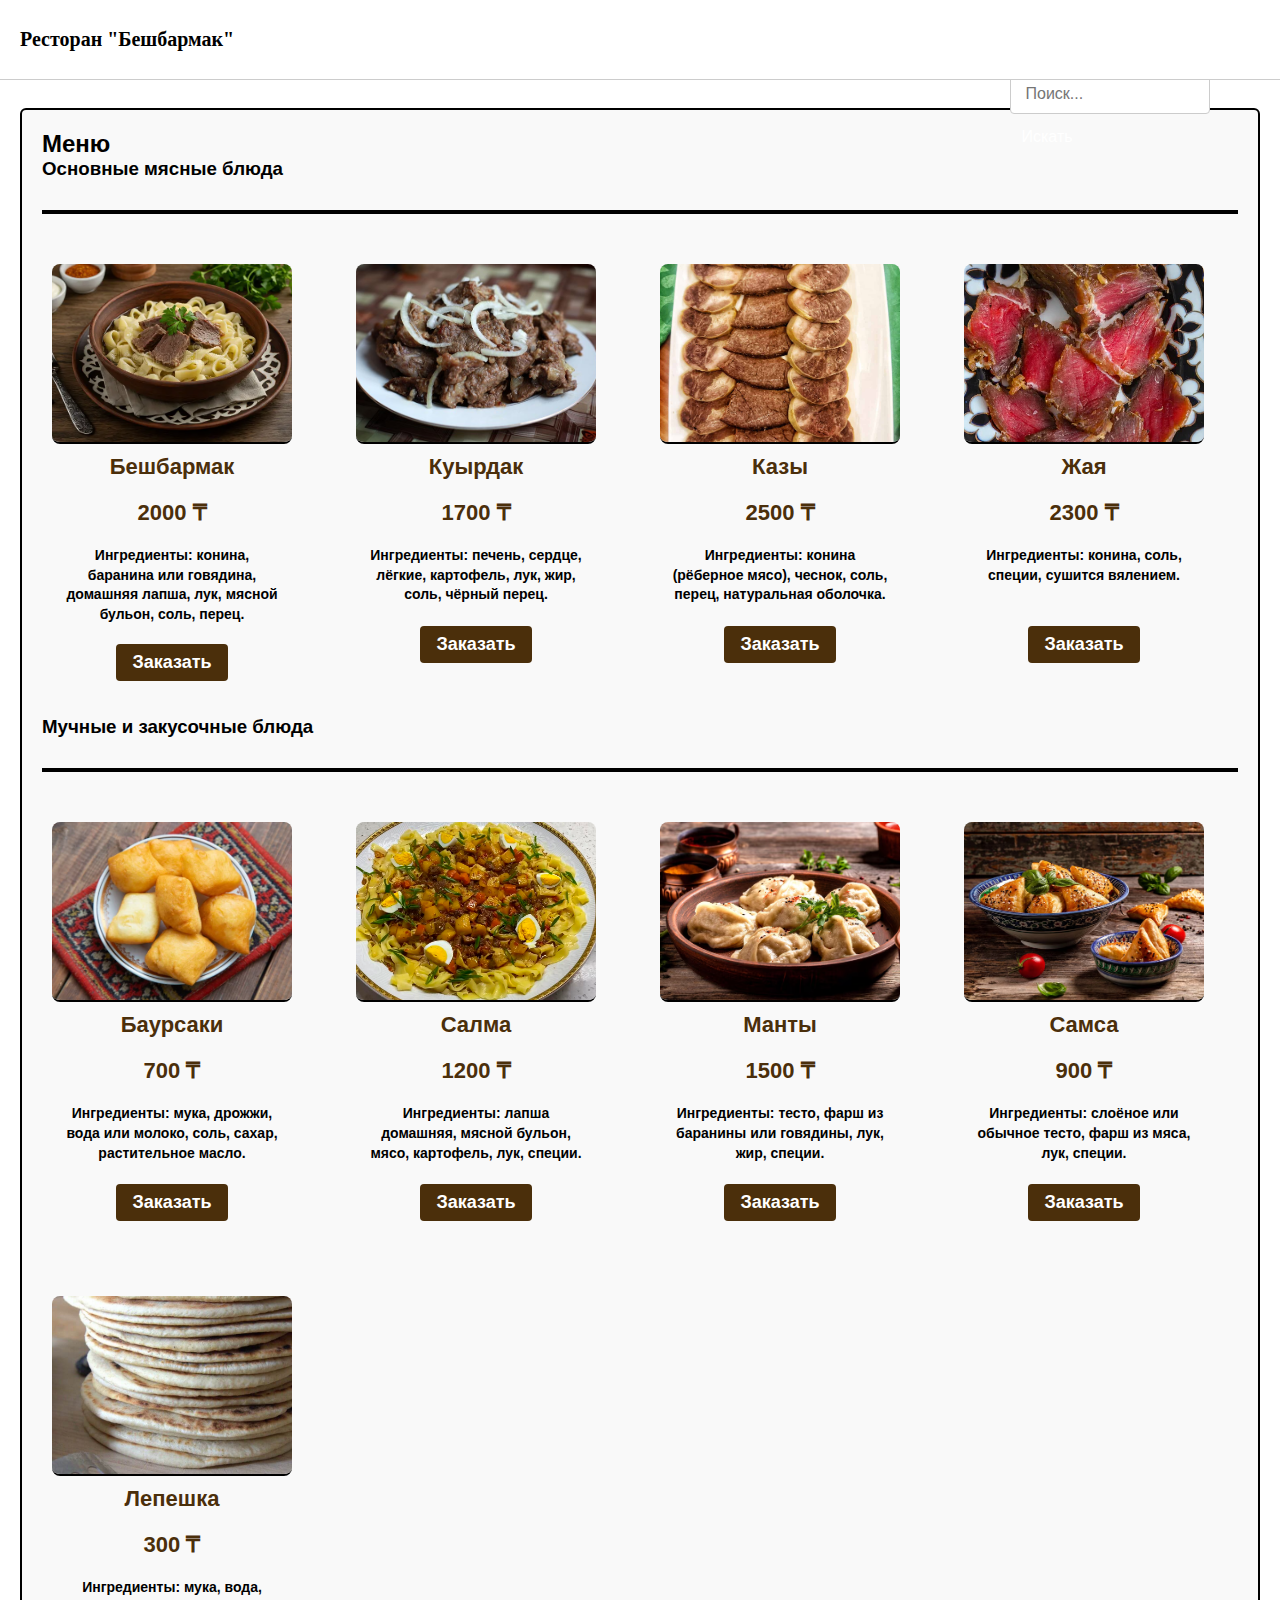
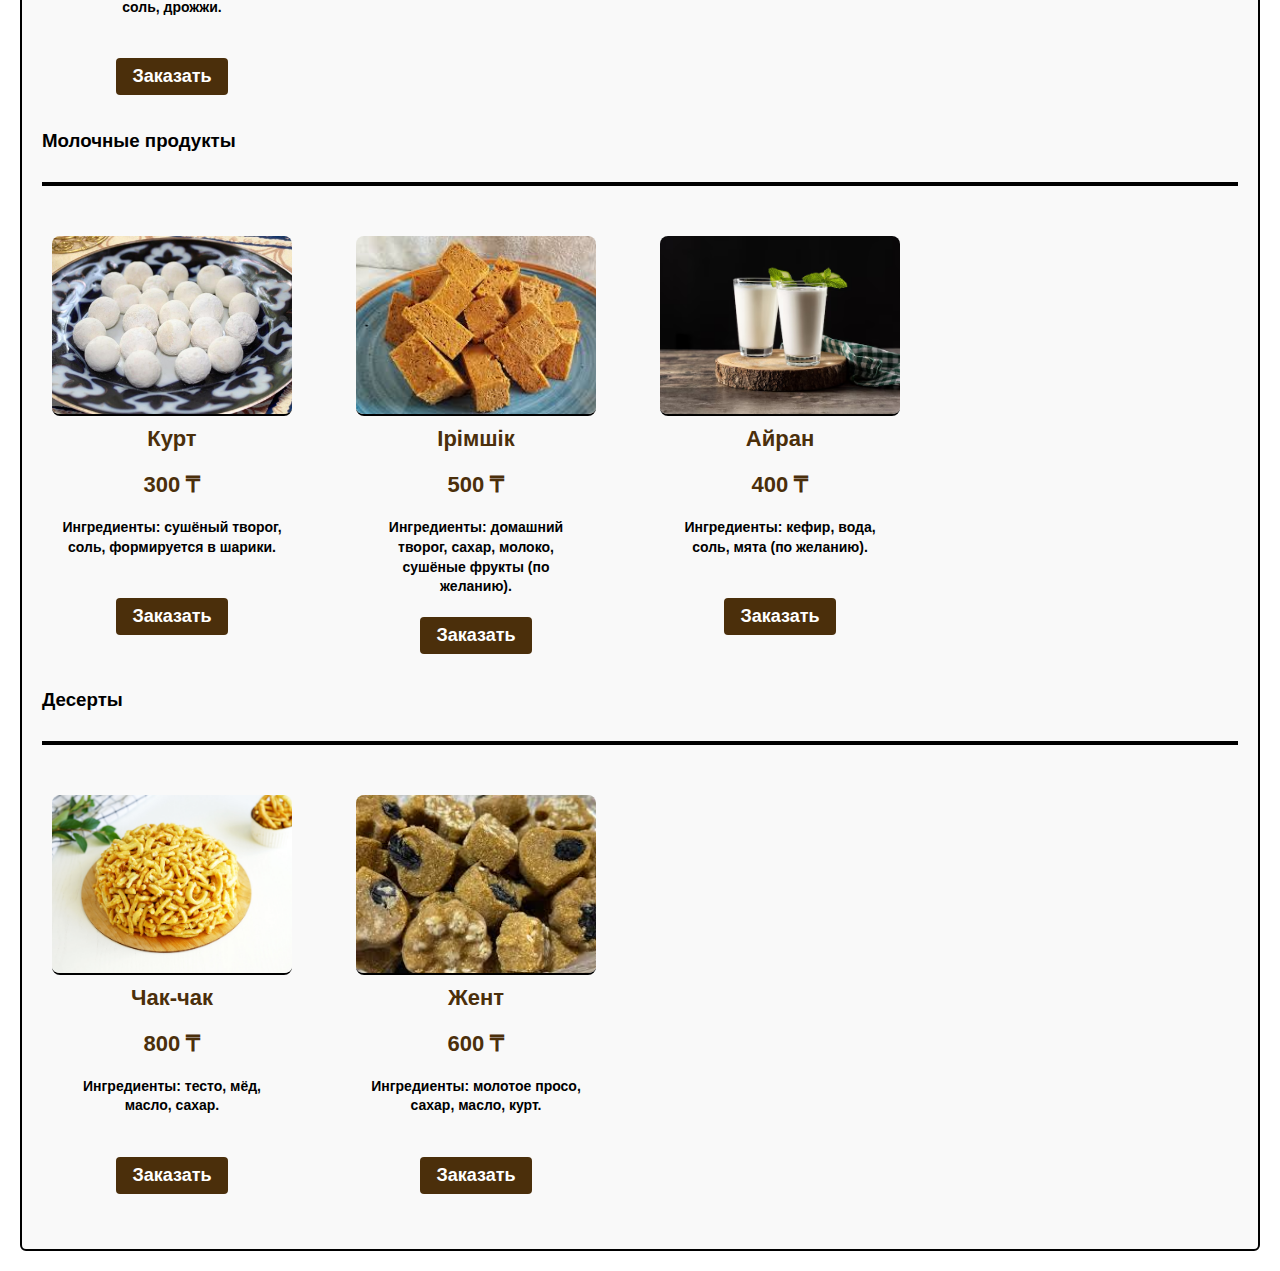
<file: index.html>
<!DOCTYPE html>
<html lang="ru">
<head>
  <meta charset="UTF-8" />
  <meta name="viewport" content="width=device-width, initial-scale=1.0"/>
  <title>Ресторан</title>
  <link rel="stylesheet" href="style.css" />
</head>
<script>
  document.getElementById('toggle-review-form').addEventListener('click', function () {
    const form = document.getElementById('review-form');
    form.style.display = form.style.display === 'none' ? 'block' : 'none';
  });
</script>
<script>
    function handleLogin(event) {
      event.preventDefault();
      // логика входа...
    }
    function requireLogin() {
      alert('Вы должны войти');
    }
    function showScreen(id) {
      document.querySelectorAll('.screen').forEach(screen => screen.style.display = 'none');
      document.getElementById(id).style.display = 'block';
    }
    function handleSearch(e) {
      e.preventDefault();
      const query = document.querySelector('.search').value.trim();
      if (query) alert('Вы ввели: ' + query);
    }
    function submitReview(event) {
      event.preventDefault();
      const name = document.getElementById('reviewer-name').value;
      const stars = '★★★★★';
      const date = '7 июля 2025';
      const text = document.getElementById('review-text').value;
      const newBlock = document.createElement('div');
      newBlock.className = 'review-content';
      newBlock.innerHTML = `
        <div class="review-header">
          <strong>\${name}</strong>
          <span class="date">\${date}</span>
          <span class="stars">\${stars}</span>
        </div>
        <p class="review-text">\${text}</p>
      `;
      document.querySelector('.review').appendChild(newBlock);
      event.target.reset();
    }

    // Инициализация
    showScreen('menu');
  </script>
  <script>
  function requireLogin() {
    if (isLoggedIn) {
      showScreen('booking'); // Показываем экран бронирования
    } else {
      alert("Пожалуйста, войдите, чтобы забронировать столик.");
    }
  }
</script>

  <script>
  let isLoggedIn = false;
  function openLoginModal() {
    document.getElementById('login-modal').style.display = 'block';
  }

  function closeLoginModal() {
    document.getElementById('login-modal').style.display = 'none';
  }

  function submitLogin() {
    const username = document.getElementById('username-input').value.trim();

    if (username) {
      isLoggedIn = true;
      // Заменяем кнопку на имя
      const loginBtn = document.getElementById('loginBtn');
      loginBtn.textContent = username;
      loginBtn.disabled = true; // можно отключить, если не нужно повторно нажимать

      // Закрываем модальное окно
      closeLoginModal();
    } else {
      alert("Введите имя пользователя!");
    }
  }

  // Закрытие модального окна при клике вне его
  window.onclick = function(event) {
    const modal = document.getElementById('login-modal');
    if (event.target == modal) {
      modal.style.display = "none";
    }
  }

</script>
<script>function openOrderModal() {
  if (!isLoggedIn) {
    alert("Пожалуйста, войдите, чтобы заказать.");
    return;
  }
  document.getElementById('order-modal').style.display = 'block';
}

function closeOrderModal() {
  document.getElementById('order-modal').style.display = 'none';
}

function submitOrder() {
  const name = document.getElementById('order-name').value.trim();
  const table = document.getElementById('order-table').value;

  if (!name || !table) {
    alert("Пожалуйста, введите имя и выберите столик.");
    return;
  }

  alert(`Спасибо, ${name}! Ваш заказ для столика №${table} принят.`);
  closeOrderModal();
}

// Закрыть при клике вне модалки
window.addEventListener('click', function(event) {
  const modal = document.getElementById('order-modal');
  if (event.target === modal) {
    modal.style.display = "none";
  }
});
let bonuses = 0; // глобальная переменная для счётчика

function openOrderModal() {
  if (!isLoggedIn) {
    alert("Пожалуйста, войдите, чтобы заказать.");
    return;
  }
  document.getElementById('order-modal').style.display = 'block';
}

function closeOrderModal() {
  document.getElementById('order-modal').style.display = 'none';
}

function submitOrder() {
  const name = document.getElementById('order-name').value.trim();
  const table = document.getElementById('order-table').value;

  if (!name || !table) {
    alert("Пожалуйста, введите имя и выберите столик.");
    return;
  }

  // ✅ Увеличиваем бонусы
  bonuses += 1;
  document.getElementById('bonus-counter').textContent = `Бонусы: ${bonuses}`;

  alert(`Спасибо, ${name}! Ваш заказ для столика №${table} принят.`);

  // Закрытие и очистка формы
  closeOrderModal();
  document.getElementById("order-name").value = "";
  document.getElementById("order-table").value = "";
}

// Закрытие при клике вне модального окна
window.addEventListener('click', function(event) {
  const modal = document.getElementById('order-modal');
  if (event.target === modal) {
    modal.style.display = "none";
  }
});
</script>
<body>
  <header class="header">
    <h1 class="logo">Ресторан "Бешбармак"</h1>
  

  <button id="loginBtn" class="login-btn" onclick="openLoginModal()">Войти / Зарегистрироваться</button>

<!-- Модальное окно -->
<div id="login-modal" class="modal">
  <div class="modal-content">
    <div class="wrapper">
      <h1>Войти</h1>
      <div class="input-box">
        <input type="text" id="username-input" placeholder="Введите имя пользователя" required>
        <i class='bx bx-user'></i>
      </div>
      <div class="input-box">
        <input type="text" placeholder="Введите пароль" required>
        <i class='bx bx-lock-alt'></i>
      </div>
      <div class="remember">
        <label><input type="checkbox">Запомнить меня</label>
        <a href="#">Забыл пароль</a>
      </div>

      <button type="button" class="btn" onclick="submitLogin()">Войти</button>

      <div class="register-link">
        <p>Нету аккаунта? <a href="index_reg.html" style="color: inherit; text-decoration: none;">Зарегистрироваться</a></p>
      </div>
    </div>
  </div>
</div>
<div id="order-modal" class="modal-ord">
  <div class="modal-ord-content order-content">
    <h3>Заказ столика</h3>
    <label for="order-name">Имя:</label>
    <input type="text" id="order-name" placeholder="Кому подать?" required />

    <label for="order-table">Выберите столик:</label>
    <select id="order-table">
      <option value="">Выберите столик</option>
      
      <option value="1">Столик 1</option>
      <option value="2">Столик 2</option>
      <option value="3">Столик 3</option>
      <option value="4">Столик 4</option>
      <option value="5">Столик 5</option>
      <option value="6">Столик 6</option>
      <option value="7">Столик 7</option>
      <option value="8">Столик 8</option>
      <option value="9">Столик 9</option>
      <option value="10">Столик 10</option>
      <option value="11">Столик 11</option>
      <option value="12">Столик 12</option>
      <option value="13">Столик 13</option>
      <option value="14">Столик 14</option>
      <option value="15">Столик 15</option>
      <option value="16">Столик 16</option>
      <option value="17">Столик 17</option>
      <option value="18">Столик 18</option>
      <option value="19">Столик 19</option>
      <option value="20">Столик 20</option>
      <option value="21">Столик 21</option>
      <option value="22">Столик 22</option>
      <option value="23">Столик 23</option>
      <option value="24">Столик 24</option>
      <option value="25">Столик 25</option>
      <option value="26">Столик 26</option>
      <option value="27">Столик 27</option>
      <option value="28">Столик 28</option>
      <option value="29">Столик 29</option>
      <option value="30">Столик 30</option>
      <option value="31">Столик 31</option>
      <option value="32">Столик 32</option>
      <option value="33">Столик 33</option>
      <option value="34">Столик 34</option>
      <option value="35">Столик 35</option>
      <option value="36">Столик 36</option>
      <option value="37">Столик 37</option>
      <option value="38">Столик 38</option>
      <option value="39">Столик 39</option>
      <option value="40">Столик 40</option>
      <option value="41">Столик 41</option>
      <option value="42">Столик 42</option>
      <option value="43">Столик 43</option>
      <option value="44">Столик 44</option>
      <select id="order-table" required></select>
    </select>

    <div class="modal-ord-actions">
      <button onclick="submitOrder()" class="sbm-btn" >Отправить</button>
      <button onclick="closeOrderModal()" class="cancel-btn">Отмена</button>
    </div>
  </div>
</div>

  </header>
  <div class="bonuses-display">
  Бонусы: <span id="bonus-count">0</span>
  </div>

  <div class="container">
    
    <div class="nav">
      <button onclick="showScreen('menu')">Меню</button>
      <button onclick="showScreen('history')">История</button>
      <button onclick="showScreen('contacts')">Контакты</button>
      <button onclick="showScreen('reviews')">Отзывы</button>
      <button onclick="requireLogin()" onclick="showScreen('booking')">Бронирование</button>

      <span class="bonus">Бонусы: 0</span>
      
      <form class="search-form" onsubmit="handleSearch(event)">
        <input type="text" class="search" placeholder="Поиск...">
        <button type="submit" class="submit">Искать</button>
      </form>
    </div>

    <div class="screen" id="menu">
      <h2>Меню</h2>

      <h3>Основные мясные блюда</h3>
      <hr style="border: 2px solid black;">
      <div class="menu-grid">
        <!-- мясные -->
        <div class="menu-item">
          <img src="images/serving-beshbarmak.webp" alt="Бешбармак">
          <p class="price">Бешбармак</p>
          <p class="price">2000 ₸</p>
          <h6 class="ingredients">Ингредиенты: конина, баранина или говядина, домашняя лапша, лук, мясной бульон, соль, перец.</h6>
          
          <button id="loginBtn" class="history-btn" onclick="openOrderModal()">Заказать</button>
        </div>
        <div class="menu-item">
          <img src="images/куырдак.jpg" alt="Куырдак">
          <p class="price">Куырдак</p>
          <p class="price">1700 ₸</p>
          <h6 class="ingredients">Ингредиенты: печень, сердце, лёгкие, картофель, лук, жир, соль, чёрный перец.</h6>
          <button id="loginBtn" class="history-btn" onclick="openOrderModal()">Заказать</button>
        </div>
        <div class="menu-item">
          <img src="images/казы.jpg" alt="Казы">
          <p class="price">Казы</p>
          <p class="price">2500 ₸</p>
          <h6 class="ingredients">Ингредиенты: конина (рёберное мясо), чеснок, соль, перец, натуральная оболочка.</h6>
          <button id="loginBtn" class="history-btn" onclick="openOrderModal()">Заказать</button>
        </div>
        <div class="menu-item">
          <img src="images/жая.jpg" alt="Жая">
          <p class="price">Жая</p>
          <p class="price">2300 ₸</p>
          <h6 class="ingredients">Ингредиенты: конина, соль, специи, сушится вялением.</h6>
          <button id="loginBtn" class="history-btn" onclick="openOrderModal()">Заказать</button>
        </div>
        
        
      </div>

      <h3>Мучные и закусочные блюда</h3>
      <hr style="border: 2px solid black;">
      <div class="menu-grid">
        <div class="menu-item">
          <img src="images/баурсак.jpg" alt="Баурсаки">
          <p class="price">Баурсаки</p>
          <p class="price">700 ₸</p>
          <h6 class="ingredients">Ингредиенты: мука, дрожжи, вода или молоко, соль, сахар, растительное масло.</h6>
          <button id="loginBtn" class="history-btn" onclick="openOrderModal()">Заказать</button>
        </div>
        <div class="menu-item">
          <img src="images/салма.jpeg" alt="Салма">
          <p class="price">Салма</p>
          <p class="price">1200 ₸</p>
          <h6 class="ingredients">Ингредиенты: лапша домашняя, мясной бульон, мясо, картофель, лук, специи.</h6>
          <button id="loginBtn" class="history-btn" onclick="openOrderModal()">Заказать</button>
        </div>
        <div class="menu-item">
          <img src="images/манты.avif" alt="Манты">
          <p class="price">Манты</p>
          <p class="price">1500 ₸</p>
          <h6 class="ingredients">Ингредиенты: тесто, фарш из баранины или говядины, лук, жир, специи.</h6>
          <button id="loginBtn" class="history-btn" onclick="openOrderModal()">Заказать</button>
        </div>
        <div class="menu-item">
          <img src="images/самса.avif" alt="Самса">
          <p class="price">Самса</p>
          <p class="price">900 ₸</p>
          <h6 class="ingredients">Ингредиенты: слоёное или обычное тесто, фарш из мяса, лук, специи.</h6>
          <button id="loginBtn" class="history-btn" onclick="openOrderModal()">Заказать</button>
        </div>
        <div class="menu-item">
          <img src="images/лепешка.jpg" alt="Лепешка">
          <p class="price">Лепешка</p>
          <p class="price">300 ₸</p>
          <h6 class="ingredients">Ингредиенты: мука, вода, соль, дрожжи.</h6>
          <button id="loginBtn" class="history-btn" onclick="openOrderModal()">Заказать</button>
        </div>
        
      </div>

      <h3>Молочные продукты</h3>
      <hr style="border: 2px solid black;">
      <div class="menu-grid">
        <div class="menu-item">
          <img src="images/курт.jpg" alt="Курт">
          <p class="price">Курт</p>
          <p class="price">300 ₸</p>
          <h6 class="ingredients">Ингредиенты: сушёный творог, соль, формируется в шарики.</h6>
          <button id="loginBtn" class="history-btn" onclick="openOrderModal()">Заказать</button>
        </div>
        <div class="menu-item">
          <img src="images/иримшик.jpg" alt="Ірімшік">
          <p class="price">Ірімшік</p>
          <p class="price">500 ₸</p>
          <h6 class="ingredients">Ингредиенты: домашний творог, сахар, молоко, сушёные фрукты (по желанию).</h6>
          <button id="loginBtn" class="history-btn" onclick="openOrderModal()">Заказать</button>
        </div>
        <div class="menu-item">
          <img src="images/айран.avif" alt="Айран">
          <p class="price">Айран</p>
          <p class="price">400 ₸</p>
          <h6 class="ingredients">Ингредиенты: кефир, вода, соль, мята (по желанию).</h6>
          <button id="loginBtn" class="history-btn" onclick="openOrderModal()">Заказать</button>
        </div>
        
        
      </div>

      <h3>Десерты</h3>
      <hr style="border: 2px solid black;">
      <div class="menu-grid">
        <div class="menu-item">
          <img src="images/чак-чак.jpg" alt="Чак-чак">
          <p class="price">Чак-чак</p>
          <p class="price">800 ₸</p>
          <h6 class="ingredients">Ингредиенты: тесто, мёд, масло, сахар.</h6>
          <button id="loginBtn" class="history-btn" onclick="openOrderModal()">Заказать</button>
        </div>
        
        <div class="menu-item">
          <img src="images/жент.jpg" alt="Жент">
          <p class="price">Жент</p>
          <p class="price">600 ₸</p>
          <h6 class="ingredients">Ингредиенты: молотое просо, сахар, масло, курт.</h6>
          <button id="loginBtn" class="history-btn" onclick="openOrderModal()">Заказать</button>
        </div>
      </div>
    </div>

    <div class="screen" id="history">
      <h1>История ресторана «Бешбармак»</h1>

  <h2>Зарождение идеи — 1997–1999</h2>
  <p>В конце 1990‑х годов, после нескольких лет работы в сфере управления ресторанным делом в разных уголках Казахстана, молодой повар Алмас Сарсенов задумался о возвращении к корням казахской кухни. Во время семейных встреч он наблюдал, как бабушка на семейных праздниках с любовью готовила бесценные домашние блюда, и особенно — бесбармак. Именно тогда Алмас решил создать небольшое заведение, где традиции сочетались бы с современным комфортом. Уже в марте 1999 года, собрав скромный стартовый капитал и заручившись поддержкой старых друзей, он открыл первую кухню‑столовую на окраине Алматы, разместив в меню лишь пять‑шесть блюд, но приготовленных по старинным рецептам.</p>

  <h2>Первые гости и становление бренда — 2000–2004</h2>
  <p>С самого начала «Бешбармак» выделялся на фоне других заведений простотой интерьера и душевной атмосферой. В зале не было громкой музыки и пафосных декораций — только деревянные столы, расшитые одеяла и приглушённый свет. Гости ценили домашний уют и искреннюю улыбку хозяина. Постепенно, благодаря «сарафанному радио», о кафе заговорили в местных кругах. В 2002 году к Алмасу присоединилась его сестра Алия, взяв на себя коммуникации с поставщиками и организовав доставку продуктов прямо с фермерских хозяйств. Именно тогда «Бешбармак» впервые получил положительный отзыв от популярного гастрономического журнала.</p>

  <h2>Расширение меню и интерьерные эксперименты — 2005–2008</h2>
  <p>К середине 2000‑х годов гости ресторана стремились не только к бесбармаку, но и к новым блюдам. Алия и Алмас решили расширить меню: добавили казахскую уху, бешпармак‑кебаб и домашние баурсаки. Каждый рецепт они тщательно тестировали, приглашая в гости шеф‑поваров из Алматы и Астаны. В 2006 году был проведён ребрендинг: появилась новая вывеска с каллиграфическим логотипом, а в интерьере зала появились национальные ковры и керамические изделия от местных мастеров. Это обеспечило «Бешбармаку» репутацию эстетичного заведения с акцентом на ремёсла.</p>

  <h2>Открытие филиалов и франчайзинг — 2009–2013</h2>
  <p>После первых успешных лет работы владельцы получили предложение от деловых партнёров открыть второй ресторан в центре Астаны. Стратегия франчайзинга была выбрана осторожно: владельцы тщательно отбирали инвесторов и проводили обучение персонала по собственной методике. К 2011 году «Бешбармак» уже трижды расширялся в Алматы и дважды в Астане, а также имел небольшой филиал в городе Караганде. Каждое новое место повторяло дизайн‑код старейшего ресторана, но адаптировалось под местные традиции: для филиала в Караганде добавили местный вариант лепёшек и особенности оформления в стиле местного промыслового искусства.</p>

  <h2>Туристический успех и международное признание — 2014–2017</h2>
  <p>К середине десятилетия «Бешбармак» превратился в неотъемлемую часть туристического маршрута по Казахстану. В 2015 году ресторан был отмечен международными гидами как обязательное место для посещения, а в 2016‑м команда отправилась на гастрономический фестиваль в Москву, где представила коллекцию блюд в формате «live‑приглашения» к приготовлению бесбармака на глазах у публики. Этот шаг привлёк внимание иностранных журналистов, и уже в 2017‑м «Бешбармак» получил приглашение на кулинарный форум во Франции, где делегация из Казахстана провела мастер‑класс по национальным блюдам.</p>

  <h2>Цифровая трансформация и новые форматы — 2018–2020</h2>
  <p>Перед пандемией «Бешбармак» успешно запустил собственное мобильное приложение и сайт с возможностью не только бронирования столиков, но и заказа «семейных наборов» на вынос. В приложении были доступны видео‑рецепты от Алмаса и советы по выбору ингредиентов. В 2019 году ресторан внедрил систему электронных купонов и подарочных сертификатов, что помогло укрепить связь с постоянными клиентами и увеличить продажи в праздники. В начале 2020‑го «Бешбармак» ввёл безконтактную доставку и упаковку блюд «в дорогу», что оказалось спасительным решением во время ограничений.</p>

  <h2>Социальная ответственность и культурные проекты — 2021–2024</h2>
  <p>После окончания локдаунов «Бешбармак» сосредоточился на социальных инициативах: запустил программу «Искусство вкуса» с поддержкой молодых поваров из малых городов и организовал серию бесплатных мастер‑классов в школах. Параллельно открылись «вечерние ужины» с живой музыкой кюй, где гости могли не только попробовать национальные блюда, но и познакомиться с казахскими инструментами. При поддержке городских властей в 2023 году была открыта «кулинарная школа» при главном ресторане, где по выходным проходили интенсивы и лекции по истории казахской гастрономии.</p>

  <h2>Взгляд в будущее</h2>
  <p>Сейчас «Бешбармак» готовится к следующему этапу — запуску мобильного фуд‑трака, который будет передвигаться по туристическим локациям страны и за её пределами. Алия и Алмас планируют расширить международное присутствие, предлагая бизнес‑модуль франчайзинга в странах СНГ и Европы. При этом душевная атмосфера, семейные рецепты и забота о гостях по-прежнему остаются в основе философии ресторана — именно они позволяют «Бешбармаку» сохранять статус не просто точки питания, а культурного бренда, соединяющего поколения.</p>
</div>

    <div class="screen" id="contacts">
      <h2>Контакты</h2>


  <p><strong>Адрес:</strong> г. Алматы, ул. Абая, 45</p>


  <p><strong>Режим работы:</strong> Пн–Вс: 10:00 – 23:00</p>


  <p><strong>Телефон:</strong> <a href="tel:+77789780003">+7778 978 0003</a></p>


  <p><strong>Email:</strong> <a href="mailto:er.ansat@gmail.com">er.ansat@gmail.com</a></p>


  <h3>Связаться с нами</h3>
  <form class="contact-form">
    <input type="text" placeholder="Ваше имя" required>
    <input type="email" placeholder="Ваш email" required>
    <textarea placeholder="Ваше сообщение..." required></textarea>
    <button type="submit" class="button-review">Отправить</button>
  </form>
    </div>

    <div class="screen" id="reviews">
        
      <h2>Отзывы наших гостей</h2>

<div class="review">

  <div class="review-content">
    <div class="review-header">
      <strong>Екатерина В.</strong>
      <span class="date">12 декабря 2021</span>
      <span class="stars">★★★★☆</span>
    </div>
    <p class="review-text">Уютная атмосфера и отличный сервис. Понравился фирменный бешбармак с бараниной.</p>
  </div>

  <div class="review-content">
    <div class="review-header">
      <strong>Максим Л.</strong>
      <span class="date">3 марта 2022</span>
      <span class="stars">★★★★★</span>
    </div>
    <p class="review-text">Лучший лагман, который я пробовал! Порции огромные, атмосфера очень дружелюбная.</p>
  </div>

  <div class="review-content">
    <div class="review-header">
      <strong>Нуржан А.</strong>
      <span class="date">28 июля 2022</span>
      <span class="stars">★★★☆☆</span>
    </div>
    <p class="review-text">Красивая подача блюд, но ждали заказ чуть дольше ожидания. В остальном всё вкусно.</p>
  </div>

  <div class="review-content">
    <div class="review-header">
      <strong>София М.</strong>
      <span class="date">10 февраля 2023</span>
      <span class="stars">★★★★★</span>
    </div>
    <p class="review-text">Обожаю их баурсаки — хрустящие снаружи и нежные внутри. Обязательно приду ещё!</p>
  </div>

  <div class="review-content">
    <div class="review-header">
      <strong>Алексей Т.</strong>
      <span class="date">1 мая 2023</span>
      <span class="stars">★★★★☆</span>
    </div>
    <p class="review-text">Хорошее меню для вегетарианцев. Цветная капуста на гриле — настоящий сюрприз!</p>
  </div>

  <div class="review-content">
    <div class="review-header">
      <strong>Дарья Н.</strong>
      <span class="date">6 ноября 2023</span>
      <span class="stars">★★★★★</span>
    </div>
    <p class="review-text">Незабываемые этно-вечера с живой музыкой. Вкус еды полностью соответствует ожиданиям.</p>
  </div>

  <div class="review-content">
    <div class="review-header">
      <strong>Илья К.</strong>
      <span class="date">15 апреля 2024</span>
      <span class="stars">★★★★☆</span>
    </div>
    <p class="review-text">Хороший выбор на десерт: кошеле и чак-чак просто тают во рту.</p>
  </div>

  <div class="review-content">
    <div class="review-header">
      <strong>Айшат С.</strong>
      <span class="date">9 августа 2024</span>
      <span class="stars">★★★★★</span>
    </div>
    <p class="review-text">Первый раз посетила, рекомендую всем! Интерьер очень стильный и национальный.</p>
  </div>

  <div class="review-content">
    <div class="review-header">
      <strong>Роман П.</strong>
      <span class="date">22 сентября 2024</span>
      <span class="stars">★★★☆☆</span>
    </div>
    <p class="review-text">Понравилось всё, кроме сильного аромата специй. Для любителей острого будет в самый раз.</p>
  </div>

  <div class="review-content">
    <div class="review-header">
      <strong>Лейла Ж.</strong>
      <span class="date">30 июня 2025</span>
      <span class="stars">★★★★★</span>
    </div>
    <p class="review-text">Доставили заказ вовремя, порции большие, вкус домашний — как у бабушки!</p>
  </div>

</div>
  <h3>Оставьте свой отзыв</h3>
<form class="review-form" onsubmit="submitReview(event)">
  <div class="form-row">
    <input type="text" id="reviewer-name" placeholder="Ваше имя" required>
    <select id="review-rating" required>
      <option value="">Оценка</option>
      <option value="5">★★★★★</option>
      <option value="4">★★★★☆</option>
      <option value="3">★★★☆☆</option>
      <option value="2">★★☆☆☆</option>
      <option value="1">★☆☆☆☆</option>
    </select>
  </div>
  <textarea id="review-text" placeholder="Ваш отзыв..." required></textarea>
  <button type="submit" class="button-review">Отправить</button>
</form>
</div>

          
    </div>
  
  </div>

  <div class="screen" id="booking" style="display: none;">
    <h2 style="text-align: center;">Карта зала ресторана</h2>
  <div id="booking-map" style="padding: 20px;">
    <!-- Генерация 8 строк по 12 столов -->
    <!-- Пример для 1 строки -->
    <div class="seat">1</div>
    <div class="seat">2</div>
    <div class="chair"></div>
    <div class="seat">13</div>
    <div class="seat">14</div>
    <div class="chair"></div>
    <div class="seat">21</div>
    <div class="seat">22</div>
    <div class="chair"></div>
    <div class="seat">29</div>
    <div class="chair"></div>
    <div class="seat">33</div>

    <!-- Пример для 2 строки -->
    <div class="seat">3</div>
    <div class="seat">4</div>
    <div class="chair"></div>
    <div class="seat">15</div>
    <div class="seat">16</div>
    <div class="chair"></div>
    <div class="seat">23</div>
    <div class="seat">24</div>
    <div class="chair"></div>
    <div class="seat">30</div>
    <div class="chair"></div>
    <div class="seat">34</div>
    <!-- Пример для 3 строки -->
    <div class="seat">5</div>
    <div class="seat">6</div>
    <div class="chair"></div>
    <div class="chair"></div>
    <div class="chair"></div>
    <div class="chair"></div>
    <div class="chair"></div>
    <div class="chair"></div>
    <div class="chair"></div>
    <div class="chair"></div>
    <div class="chair"></div>
    <div class="chair"></div>
    <!-- Пример для 4 строки -->
    <div class="chair"></div>
    <div class="chair"></div>
    <div class="chair"></div>
    <div class="seat">17</div>
    <div class="seat">18</div>
    <div class="chair"></div>
    <div class="seat">25</div>
    <div class="seat">26</div>
    <div class="chair"></div>
    <div class="seat">31</div>
    <div class="chair"></div>
    <div class="seat">35</div>
    <!-- Пример для 5 строки -->
    <div class="seat">7</div>
    <div class="seat">8</div>
    <div class="chair"></div>
    <div class="seat">19</div>
    <div class="seat">20</div>
    <div class="chair"></div>
    <div class="seat">27</div>
    <div class="seat">28</div>
    <div class="chair"></div>
    <div class="seat">32</div>
    <div class="chair"></div>
    <div class="seat">36</div>
    <!-- Пример для 6 строки -->
    <div class="seat">9</div>
    <div class="seat">10</div>
    <div class="chair"></div>
    <div class="chair"></div>
    <div class="chair"></div>
    <div class="chair"></div>
    <div class="chair"></div>
    <div class="chair"></div>
    <div class="chair"></div>
    <div class="chair"></div>
    <div class="chair"></div>
    <div class="chair"></div>
    <!-- Пример для 7 строки -->
    <div class="seat">11</div>
    <div class="seat">12</div>
    <div class="chair"></div>
    <div class="chair"></div>
    <div class="chair"></div>
    <div class="chair"></div>
    <div class="chair"></div>
    <div class="chair"></div>
    <div class="chair"></div>
    <div class="seat">37</div>
    <div class="seat">38</div>
    <div class="seat">39</div>
    

    <!-- Последняя строка с выходом в центре -->
    <div class="chair"></div>
    <div class="seat">43</div>
    <div class="seat">44</div>
    <div class="chair"></div>
    <div></div>
    <div class="exit">Выход</div>
    <div></div>
    <div class="chair"></div>
    <div class="chair"></div>
    <div class="seat">40</div>
    <div class="seat">41</div>
    <div class="seat">42</div>
  </div>
  <script>
  function submitReview(event) {
  event.preventDefault(); // отменяем переход

  const name  = document.getElementById('reviewer-name').value;
  const stars = parseInt(document.getElementById('review-rating').value); // преобразуем в число
  const date  = '7 июля 2025';
  const text  = document.getElementById('review-text').value;

  // переводим число в звёзды
  const starText = getStars(stars);

  // создаём блок
  const newBlock = document.createElement('div');
  newBlock.className = 'review-content';
  newBlock.innerHTML = `
    <div class="review-header">
      <strong>${name}</strong>
      <span class="date">${date}</span>
      <span class="stars">${starText}</span>
    </div>
    <p class="review-text">${text}</p>
  `;

  document.querySelector('.review').appendChild(newBlock);
  event.target.reset();
}

function getStars(num) {
  const fullStar = '★';
  const emptyStar = '☆';
  return fullStar.repeat(num) + emptyStar.repeat(5 - num);
}
  </script>

  <script>
    function showScreen(id) {
      document.querySelectorAll('.screen').forEach(screen => {
        screen.style.display = 'none';
      });
      document.getElementById(id).style.display = 'block';
    }

    function handleSearch(e) {
      e.preventDefault();
      const query = document.querySelector('.search').value.trim();
      if (query) {
        alert('Вы ввели: ' + query);
      }
    }

    showScreen('menu');
  </script>
</body>
</html>
</file>
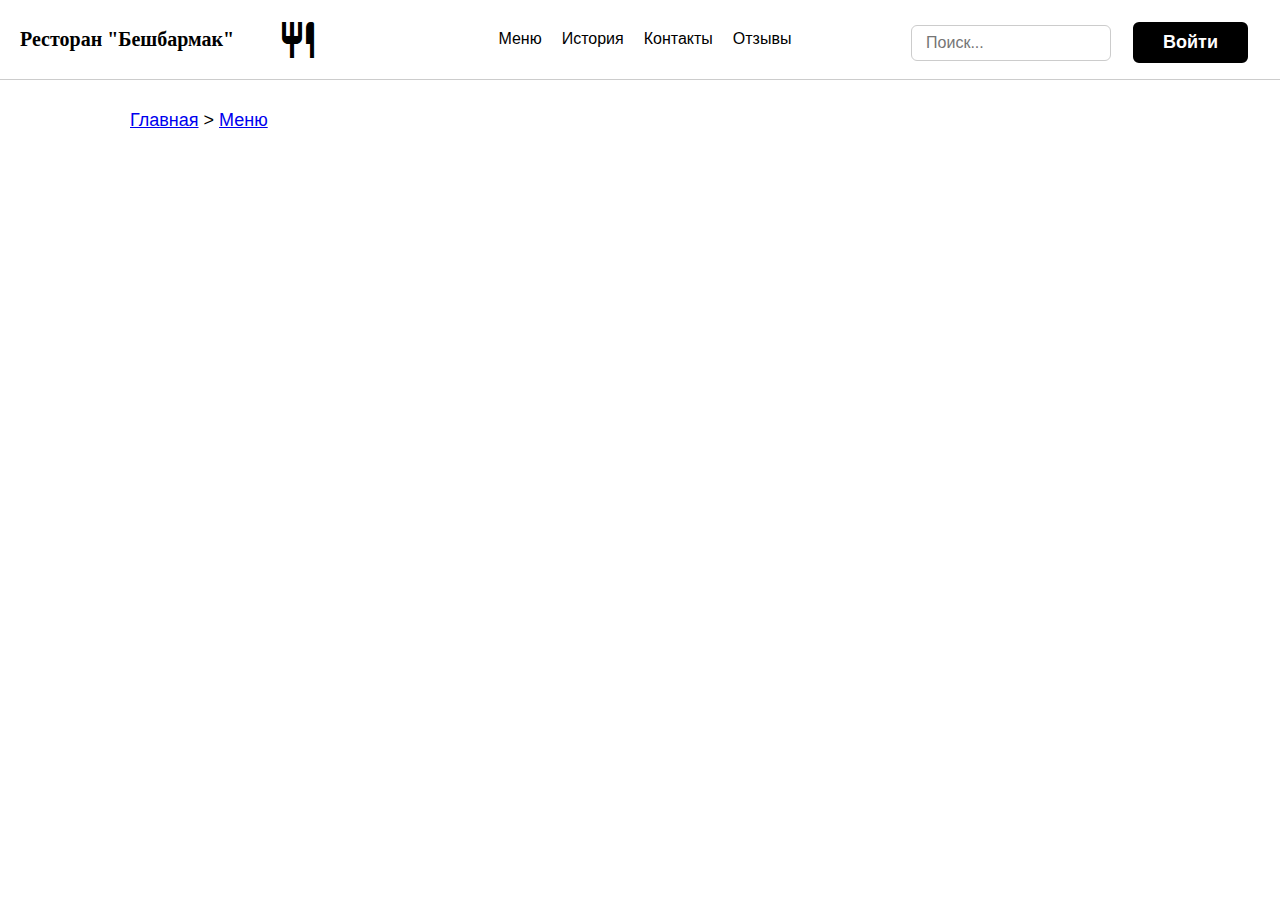
<file: index_booking.html>
<!DOCTYPE html>
<html lang="en">
<head>
    <meta charset="UTF-8">
    <meta name="viewport" content="width=device-width, initial-scale=1.0">
    <title>Ресторан</title>
    <link rel="stylesheet" href="style.css">
    <link href='https://unpkg.com/boxicons@2.1.4/css/boxicons.min.css' rel='stylesheet'>
</head>
<body>
    <header class="header">
    
                    
    <h1 class="logo">
       Ресторан "Бешбармак"
       <i class='bx bx-restaurant' style="padding-left: 10px;"></i>
    </h1>
    
    <nav class="nav1">
    <p><a href="index_menu.html" style="color: inherit; text-decoration: none">Меню</a></p>
    <p><a href="index_history.html" style="color: inherit; text-decoration: none">История</a></p>
    <p><a href="index_contacts.html" style="color: inherit; text-decoration: none">Контакты</a></p>
    <p><a href="index_review.html" style="color: inherit; text-decoration: none">Отзывы</a></p>
    
    
  </nav>

  <div class="top-right">
  <form class="search-form1" onsubmit="handleSearch(event)">
    <input type="text" class="search" placeholder="Поиск...">
  </form>

  <a href="#" class="login-btn11">Войти</a>
</div>


  </header>
  <p class="main"style="padding-top: 110px; padding-bottom: 10px; padding-left: 130px;"><a href="index.html">Главная</a> > <a href="index_menu.html">Меню</a></p>
    <div class="screen" id="booking" style="display: none;">
    <h2 style="text-align: center;">Карта зала ресторана</h2>
  <div id="booking-map" style="padding: 20px;">
    <!-- Генерация 8 строк по 12 столов -->
    <!-- Пример для 1 строки -->
    <div class="seat">1</div>
    <div class="seat">2</div>
    <div class="chair"></div>
    <div class="seat">13</div>
    <div class="seat">14</div>
    <div class="chair"></div>
    <div class="seat">21</div>
    <div class="seat">22</div>
    <div class="chair"></div>
    <div class="seat">29</div>
    <div class="chair"></div>
    <div class="seat">33</div>

    <!-- Пример для 2 строки -->
    <div class="seat">3</div>
    <div class="seat">4</div>
    <div class="chair"></div>
    <div class="seat">15</div>
    <div class="seat">16</div>
    <div class="chair"></div>
    <div class="seat">23</div>
    <div class="seat">24</div>
    <div class="chair"></div>
    <div class="seat">30</div>
    <div class="chair"></div>
    <div class="seat">34</div>
    <!-- Пример для 3 строки -->
    <div class="seat">5</div>
    <div class="seat">6</div>
    <div class="chair"></div>
    <div class="chair"></div>
    <div class="chair"></div>
    <div class="chair"></div>
    <div class="chair"></div>
    <div class="chair"></div>
    <div class="chair"></div>
    <div class="chair"></div>
    <div class="chair"></div>
    <div class="chair"></div>
    <!-- Пример для 4 строки -->
    <div class="chair"></div>
    <div class="chair"></div>
    <div class="chair"></div>
    <div class="seat">17</div>
    <div class="seat">18</div>
    <div class="chair"></div>
    <div class="seat">25</div>
    <div class="seat">26</div>
    <div class="chair"></div>
    <div class="seat">31</div>
    <div class="chair"></div>
    <div class="seat">35</div>
    <!-- Пример для 5 строки -->
    <div class="seat">7</div>
    <div class="seat">8</div>
    <div class="chair"></div>
    <div class="seat">19</div>
    <div class="seat">20</div>
    <div class="chair"></div>
    <div class="seat">27</div>
    <div class="seat">28</div>
    <div class="chair"></div>
    <div class="seat">32</div>
    <div class="chair"></div>
    <div class="seat">36</div>
    <!-- Пример для 6 строки -->
    <div class="seat">9</div>
    <div class="seat">10</div>
    <div class="chair"></div>
    <div class="chair"></div>
    <div class="chair"></div>
    <div class="chair"></div>
    <div class="chair"></div>
    <div class="chair"></div>
    <div class="chair"></div>
    <div class="chair"></div>
    <div class="chair"></div>
    <div class="chair"></div>
    <!-- Пример для 7 строки -->
    <div class="seat">11</div>
    <div class="seat">12</div>
    <div class="chair"></div>
    <div class="chair"></div>
    <div class="chair"></div>
    <div class="chair"></div>
    <div class="chair"></div>
    <div class="chair"></div>
    <div class="chair"></div>
    <div class="seat">37</div>
    <div class="seat">38</div>
    <div class="seat">39</div>
    

    <!-- Последняя строка с выходом в центре -->
    <div class="chair"></div>
    <div class="seat">43</div>
    <div class="seat">44</div>
    <div class="chair"></div>
    <div></div>
    <div class="exit">Выход</div>
    <div></div>
    <div class="chair"></div>
    <div class="chair"></div>
    <div class="seat">40</div>
    <div class="seat">41</div>
    <div class="seat">42</div>
  </div>
  <footer class="footer">
  <div class="footer-container">
    <div class="footer-column">
      <h4>Навигация</h4>
      <p><a href="index_menu.html">Меню</a></p>
      <p><a href="index_history.html">История</a></p>
      <p><a href="index_contacts.html">Контакты</a></p>
      <p><a href="index_review.html">Отзывы</a></p>
      <p><a href="#" onclick="requireLogin(); showScreen('booking')">Бронирование</a></p>
    </div>

    <div class="footer-column">
      <h4>О нас</h4>
      <p><a href="#">О компании</a></p>
      <p><a href="#">Новости</a></p>
      <p><a href="#">Наше качество</a></p>
      <p><a href="#">Услуги</a></p>
    </div>

    <div class="footer-column">
      <h4>Контакты</h4>
      <p>Email: <a href="mailto:er.ansat@gmail.com">er.ansat@gmail.com</a></p>
      <p>Тел: <a href="tel:+77080880503">+7 708 088 0503</a></p>
      <p>Адрес: г. Алматы, ул. Тимирязева 18А</p>
    </div>

    <div class="footer-column logo-social">
      <i class='bx bx-restaurant'></i>
      <p>© 2025 Бешбармак</p>
      <div class="social-icons">
        <a href="#"><i class='bx bxl-instagram'></i></a>
        <a href="#"><i class='bx bxl-youtube'></i></a>
      </div>
    </div>
  </div>

  <hr>
  <div class="footer-bottom">
    <p><a href="#">Политика конфиденциальности</a></p>
  </div>
</footer>


</body>
</html>
</file>
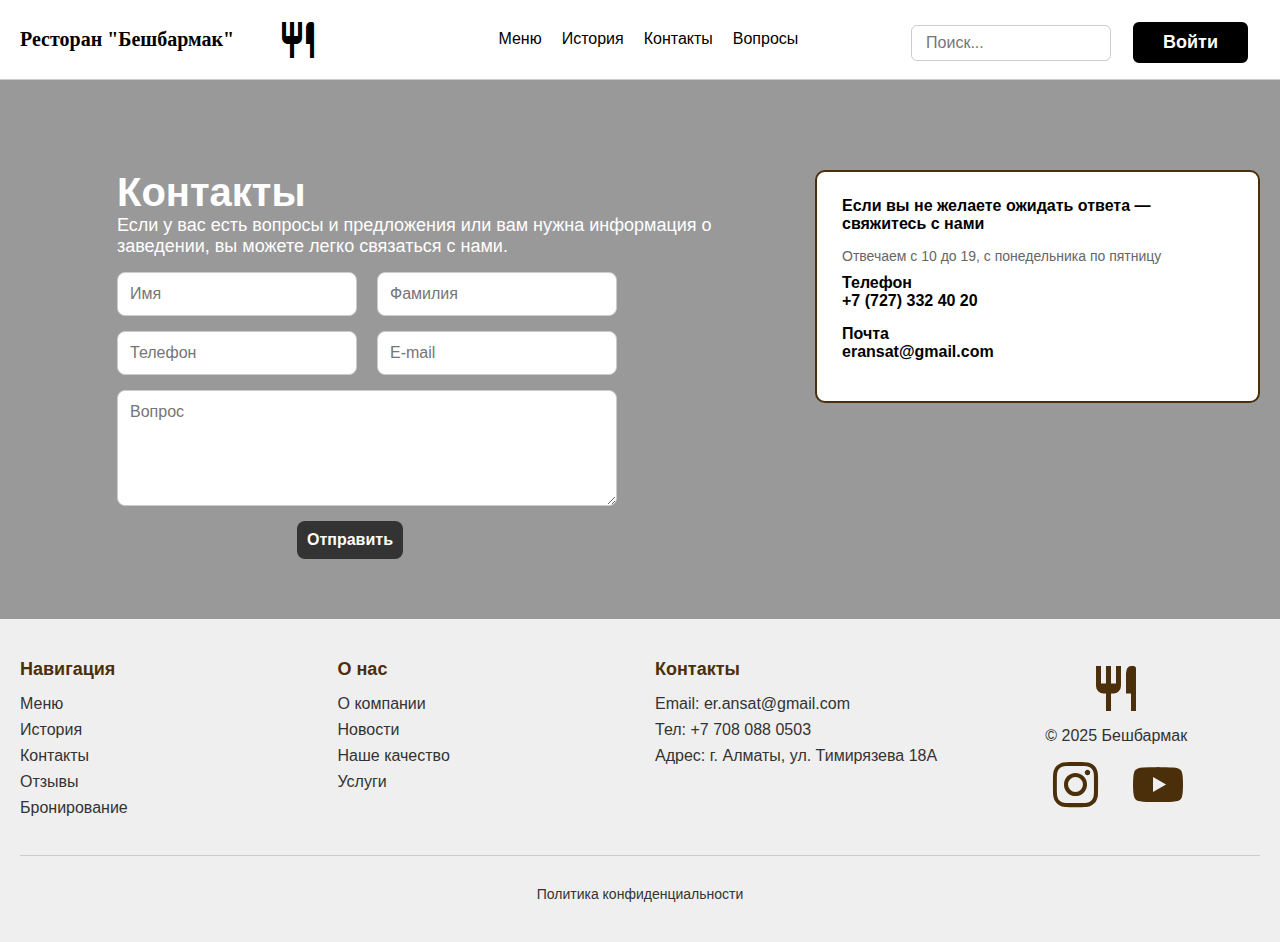
<file: index_contacts.html>
<!DOCTYPE html>
<html lang="en">
<head>
    <meta charset="UTF-8">
    <meta name="viewport" content="width=device-width, initial-scale=1.0">
    <title>Ресторан</title>
    <link rel="stylesheet" href="style.css">
    <link href='https://unpkg.com/boxicons@2.1.4/css/boxicons.min.css' rel='stylesheet'>
</head>
<body>
    <header class="header">
    
                    
    <h1 class="logo">
       Ресторан "Бешбармак"
       <i class='bx bx-restaurant' style="padding-left: 10px;"></i>
    </h1>
    
    <nav class="nav1">
    <p><a href="index_menu.html" style="color: inherit; text-decoration: none">Меню</a></p>
    <p><a href="index_history.html" style="color: inherit; text-decoration: none">История</a></p>
    <p><a href="index_contacts.html" style="color: inherit; text-decoration: none">Контакты</a></p>
    <p><a href="index_review.html" style="color: inherit; text-decoration: none">Вопросы</a></p>
    
    
  </nav>

  <div class="top-right">
  <form class="search-form1" onsubmit="handleSearch(event)">
    <input type="text" class="search" placeholder="Поиск...">
  </form>

  <a href="log_ans.html" class="login-btn11">Войти</a>
</div>


  </header>
<div class="fon-contact">
  <div class="background-overlay"></div> <!-- Добавили затемнение -->
  
  

  <div class="contacts-section" style="padding-top: 130px;">
    
    <div class="contacts-left">
      <h2 class="contacts-title" style="font-size: 40px; color: white;">Контакты</h2>
      <p class="description" style="color: white;">Если у вас есть вопросы и предложения или вам нужна информация о заведении, вы можете легко связаться с нами.</p>

      <form class="contact-form">
        <div class="form-row">
          <input type="text" placeholder="Имя" required>
          <input type="text" placeholder="Фамилия" required>
        </div>
        <div class="form-row">
          <input type="tel" placeholder="Телефон" required>
          <input type="email" placeholder="E-mail" required>
        </div>
        <textarea placeholder="Вопрос" rows="5" required></textarea>
        <button type="submit" class="button-review">Отправить</button>
      </form>
    </div>

    <div class="contacts-right">
      <div class="contact-box">
        <p><strong>Если вы не желаете ожидать ответа — свяжитесь с нами</strong></p>
        <p class="small-text">Отвечаем с 10 до 19, с понедельника по пятницу</p>
        <p><strong>Телефон</strong><br>
          <a href="tel:+77273324020">+7 (727) 332 40 20</a></p>
        <p><strong>Почта</strong><br>
          <a href="mailto:info@eransat.com">eransat@gmail.com</a></p>
      </div>
    </div>
  </div>
</div>

  
    <footer class="footer">
  <div class="footer-container">
    <div class="footer-column">
      <h4>Навигация</h4>
      <p><a href="index_menu.html">Меню</a></p>
      <p><a href="index_history.html">История</a></p>
      <p><a href="index_contacts.html">Контакты</a></p>
      <p><a href="index_review.html">Отзывы</a></p>
      <p><a href="#" onclick="requireLogin(); showScreen('booking')">Бронирование</a></p>
    </div>

    <div class="footer-column">
      <h4>О нас</h4>
      <p><a href="#">О компании</a></p>
      <p><a href="#">Новости</a></p>
      <p><a href="#">Наше качество</a></p>
      <p><a href="#">Услуги</a></p>
    </div>

    <div class="footer-column">
      <h4>Контакты</h4>
      <p>Email: <a href="mailto:er.ansat@gmail.com">er.ansat@gmail.com</a></p>
      <p>Тел: <a href="tel:+77080880503">+7 708 088 0503</a></p>
      <p>Адрес: г. Алматы, ул. Тимирязева 18А</p>
    </div>

    <div class="footer-column logo-social">
      <i class='bx bx-restaurant'></i>
      <p>© 2025 Бешбармак</p>
      <div class="social-icons">
        <a href="#"><i class='bx bxl-instagram'></i></a>
        <a href="#"><i class='bx bxl-youtube'></i></a>
      </div>
    </div>
  </div>

  <hr>
  <div class="footer-bottom">
    <p><a href="#">Политика конфиденциальности</a></p>
  </div>
</footer>


    
</body>
</html>
</file>
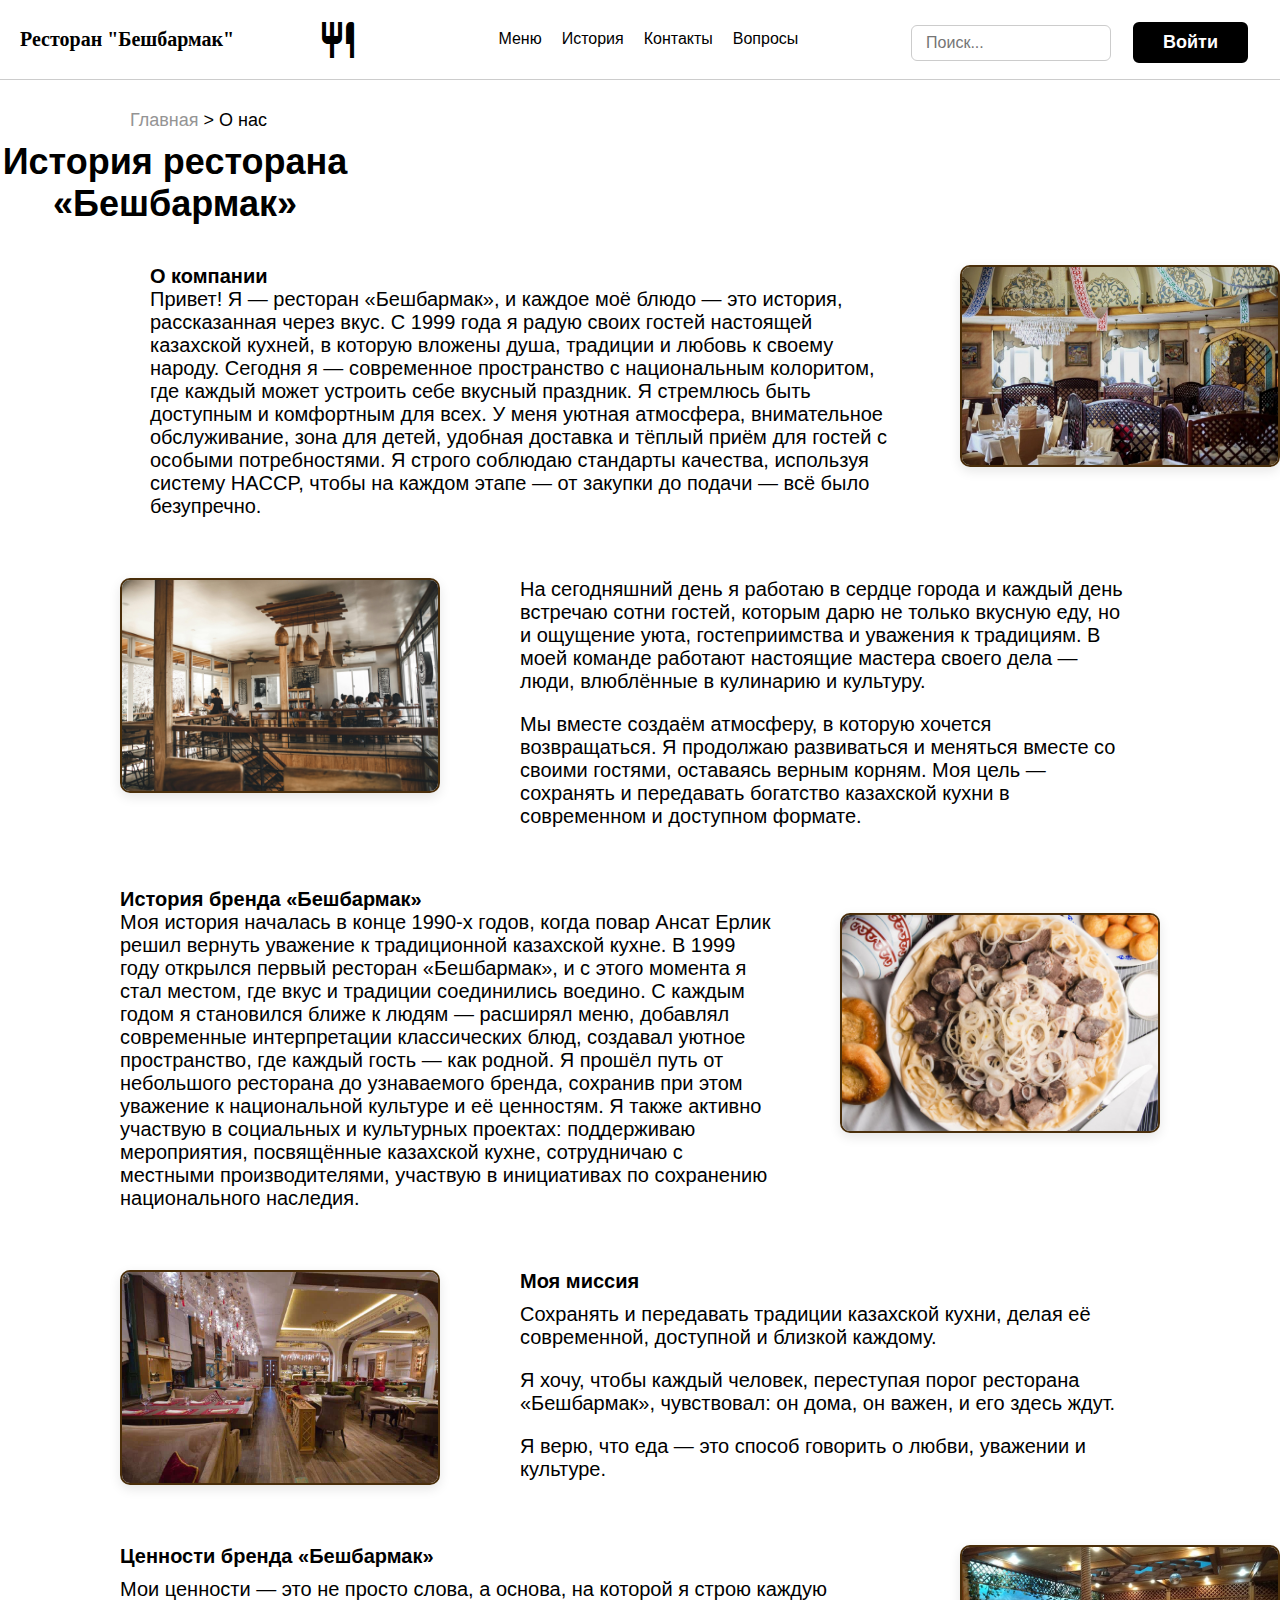
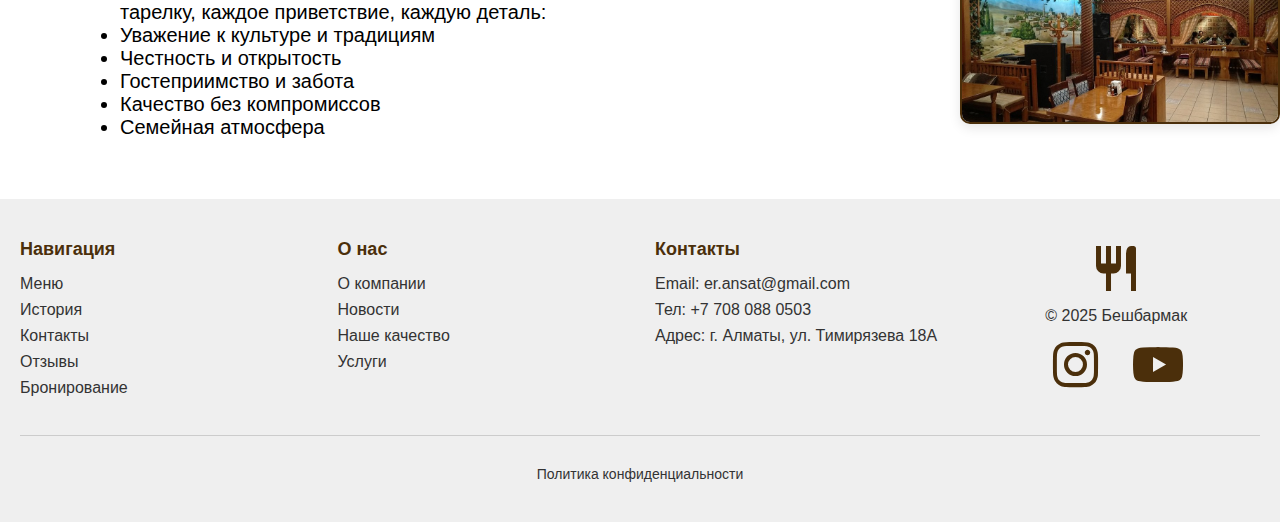
<file: index_history.html>
<!DOCTYPE html>
<html lang="en">
<head>
    <meta charset="UTF-8">
    <meta name="viewport" content="width=device-width, initial-scale=1.0">
    <title>Ресторан</title>
    <link rel="stylesheet" href="style.css">
    <link href='https://unpkg.com/boxicons@2.1.4/css/boxicons.min.css' rel='stylesheet'>
</head>
<body>
    <header class="header">
    
                    
    <h1 class="logo">
       Ресторан "Бешбармак"
       <i class='bx bx-restaurant' style="margin-left: 50px;"></i>
    </h1>
    
    <nav class="nav1">
    <p><a href="index_menu.html" style="color: inherit; text-decoration: none">Меню</a></p>
    <p><a href="index_history.html" style="color: inherit; text-decoration: none">История</a></p>
    <p><a href="index_contacts.html" style="color: inherit; text-decoration: none">Контакты</a></p>
    <p><a href="index_review.html" style="color: inherit; text-decoration: none">Вопросы</a></p>
    
    
  </nav>

  <div class="top-right">
  <form class="search-form1" onsubmit="handleSearch(event)">
    <input type="text" class="search" placeholder="Поиск...">
  </form>

  <a href="log_ans.html" class="login-btn11">Войти</a>
</div>


  </header>
  <p class="main"style="padding-top: 110px; padding-bottom: 10px; padding-left: 130px;"><a style="text-decoration: none"class="main1"href="index.html">Главная</a> > <a style="text-decoration: none"class="main2"href="index_menu.html">О нас</a></p>
  
  <h1 class="history-title" >История ресторана «Бешбармак»</h1>

  <div class="history-block" style="margin-left: 30px;">
    <div class="history-text1">
      <p style="font-weight: bold;">О компании</p>
      <p>Привет! Я — ресторан «Бешбармак», и каждое моё блюдо — это история, рассказанная через вкус. С 1999 года я радую своих гостей настоящей казахской кухней, в которую вложены душа, традиции и любовь к своему народу. Сегодня я — современное пространство с национальным колоритом, где каждый может устроить себе вкусный праздник.

Я стремлюсь быть доступным и комфортным для всех. У меня уютная атмосфера, внимательное обслуживание, зона для детей, удобная доставка и тёплый приём для гостей с особыми потребностями. Я строго соблюдаю стандарты качества, используя систему HACCP, чтобы на каждом этапе — от закупки до подачи — всё было безупречно.</p>
    </div>
    <img src="images/his1.jpg" alt="Первый ресторан" class="history-img1">
  </div>

  <div class="history-block reverse">
    <img src="images/his2.jpg" alt="" class="history-img2">
    
    <div class="history-text2">
      
      <p>На сегодняшний день я работаю в сердце города и каждый день встречаю сотни гостей, которым дарю не только вкусную еду, но и ощущение уюта, гостеприимства и уважения к традициям.

В моей команде работают настоящие мастера своего дела — люди, влюблённые в кулинарию и культуру.


      </p>
      
      <p style="margin-top: 20px;">Мы вместе создаём атмосферу, в которую хочется возвращаться.

Я продолжаю развиваться и меняться вместе со своими гостями, оставаясь верным корням. Моя цель — сохранять и передавать богатство казахской кухни в современном и доступном формате.</p>
    </div>
  </div>

  

  <div class="history-block">
    <div class="history-text1">
      <p style="font-weight: bold;">История бренда «Бешбармак»</p>
      <p>Моя история началась в конце 1990-х годов, когда повар Ансат Ерлик решил вернуть уважение к традиционной казахской кухне. В 1999 году открылся первый ресторан «Бешбармак», и с этого момента я стал местом, где вкус и традиции соединились воедино.

С каждым годом я становился ближе к людям — расширял меню, добавлял современные интерпретации классических блюд, создавал уютное пространство, где каждый гость — как родной. Я прошёл путь от небольшого ресторана до узнаваемого бренда, сохранив при этом уважение к национальной культуре и её ценностям.

Я также активно участвую в социальных и культурных проектах: поддерживаю мероприятия, посвящённые казахской кухне, сотрудничаю с местными производителями, участвую в инициативах по сохранению национального наследия.</p>
    </div>
    <img src="images/his3.jpeg" alt="Первый ресторан" class="history-img3">
  </div>

  <div class="history-block reverse">
    <img src="images/история5.jpg" alt="" class="history-img2">
    
    <div class="history-text2">
      <p style="font-weight: bold;">Моя миссия</p>
      
      <p style="margin-top: 10px;">Сохранять и передавать традиции казахской кухни, делая её современной, доступной и близкой каждому. <p style="margin-top: 20px;">Я хочу, чтобы каждый человек, переступая порог ресторана «Бешбармак», чувствовал: он дома, он важен, и его здесь ждут.</p>

<p style="margin-top: 20px;">Я верю, что еда — это способ говорить о любви, уважении и культуре.</p> 

</p>
    </div>
  </div>
  <div class="history-block">
    <div class="history-text1">
      <p style="font-weight: bold;">Ценности бренда «Бешбармак»</p>
      <p style="margin-top: 10px;">Мои ценности — это не просто слова, а основа, на которой я строю каждую тарелку, каждое приветствие, каждую деталь:</p>
      <ul>
        <li>Уважение к культуре и традициям</li>
        <li>Честность и открытость</li>
        <li>Гостеприимство и забота</li>
        <li>Качество без компромиссов</li>
        <li>Семейная атмосфера</li>
      </ul>
    </div>
    <img src="images/his44.jpg" alt="Первый ресторан" class="history-img1">
  </div>



<footer class="footer">
  <div class="footer-container">
    <div class="footer-column">
      <h4>Навигация</h4>
      <p><a href="index_menu.html">Меню</a></p>
      <p><a href="index_history.html">История</a></p>
      <p><a href="index_contacts.html">Контакты</a></p>
      <p><a href="index_review.html">Отзывы</a></p>
      <p><a href="#" onclick="requireLogin(); showScreen('booking')">Бронирование</a></p>
    </div>

    <div class="footer-column">
      <h4>О нас</h4>
      <p><a href="#">О компании</a></p>
      <p><a href="#">Новости</a></p>
      <p><a href="#">Наше качество</a></p>
      <p><a href="#">Услуги</a></p>
    </div>

    <div class="footer-column">
      <h4>Контакты</h4>
      <p>Email: <a href="mailto:er.ansat@gmail.com">er.ansat@gmail.com</a></p>
      <p>Тел: <a href="tel:+77080880503">+7 708 088 0503</a></p>
      <p>Адрес: г. Алматы, ул. Тимирязева 18А</p>
    </div>

    <div class="footer-column logo-social">
      <i class='bx bx-restaurant'></i>
      <p>© 2025 Бешбармак</p>
      <div class="social-icons">
        <a href="#"><i class='bx bxl-instagram'></i></a>
        <a href="#"><i class='bx bxl-youtube'></i></a>
      </div>
    </div>
  </div>

  <hr>
  <div class="footer-bottom">
    <p><a href="#">Политика конфиденциальности</a></p>
  </div>
</footer>


    
</body>
</html>
</file>
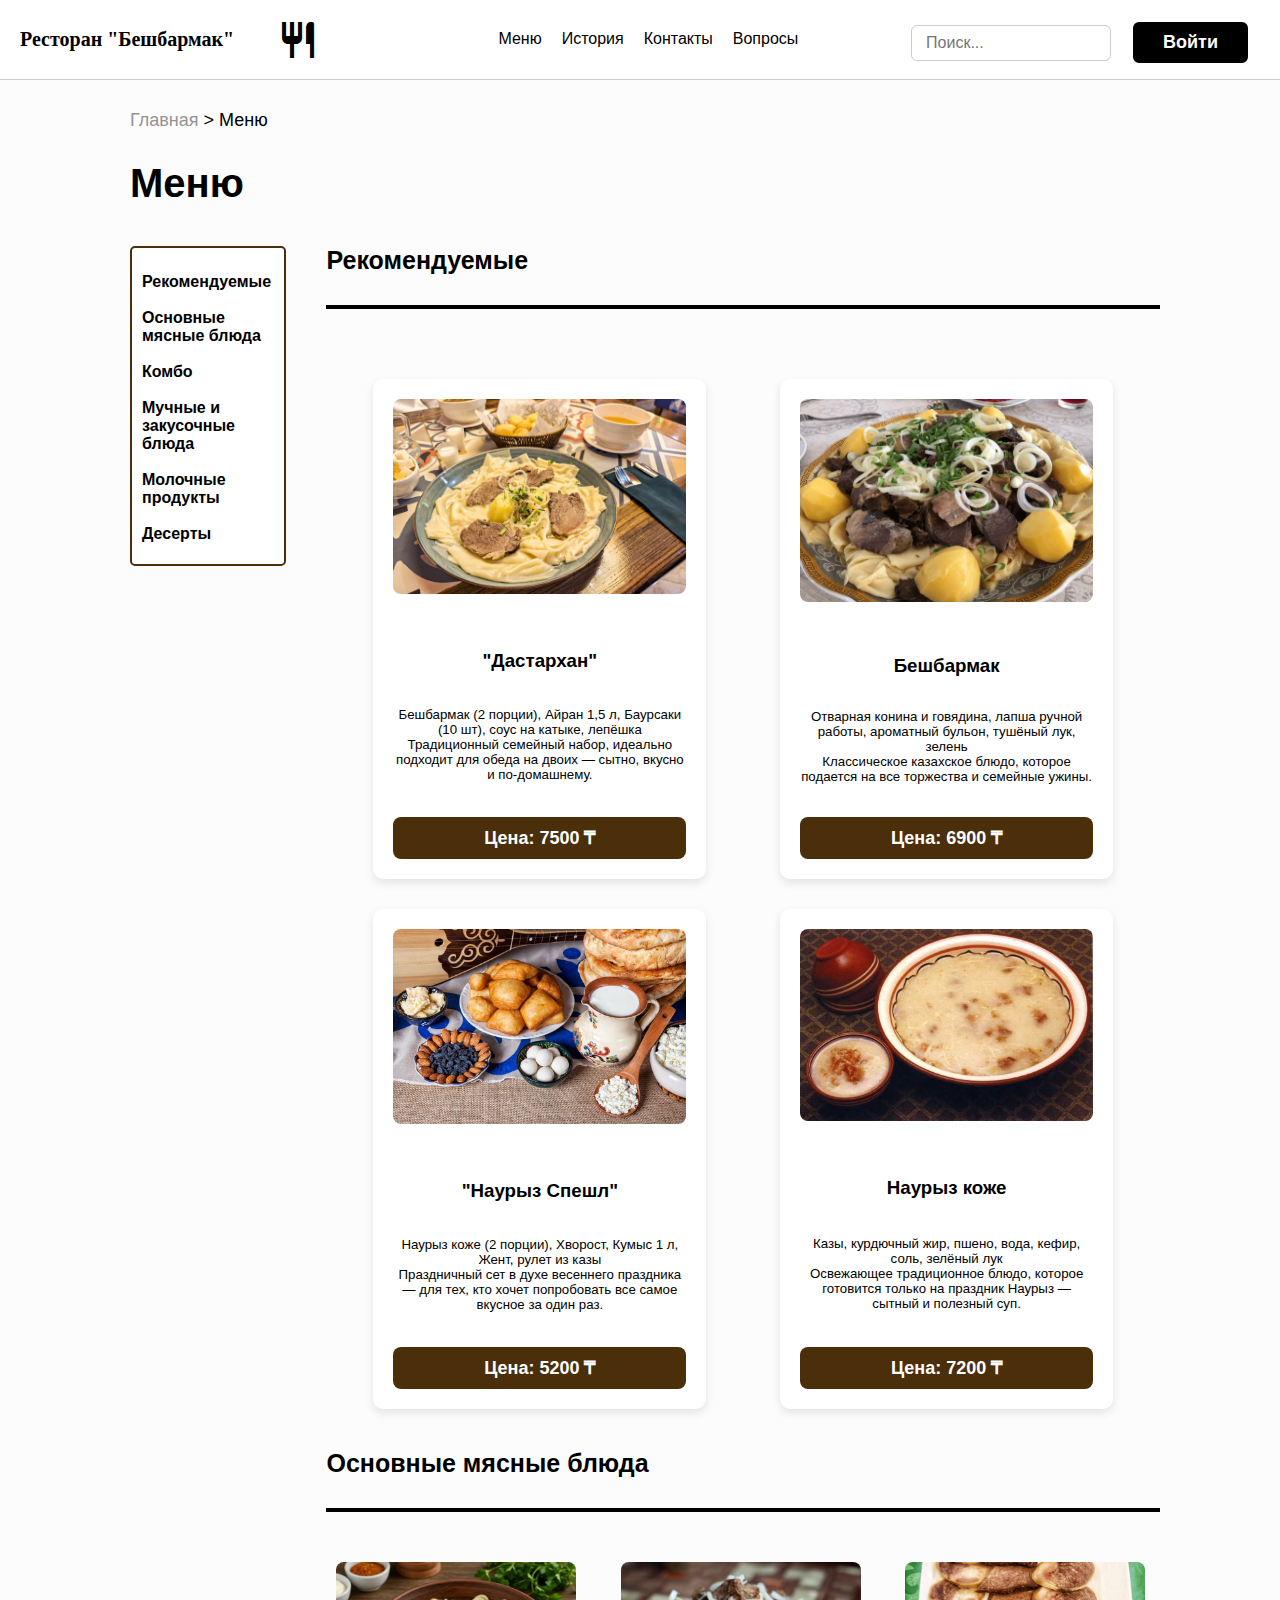
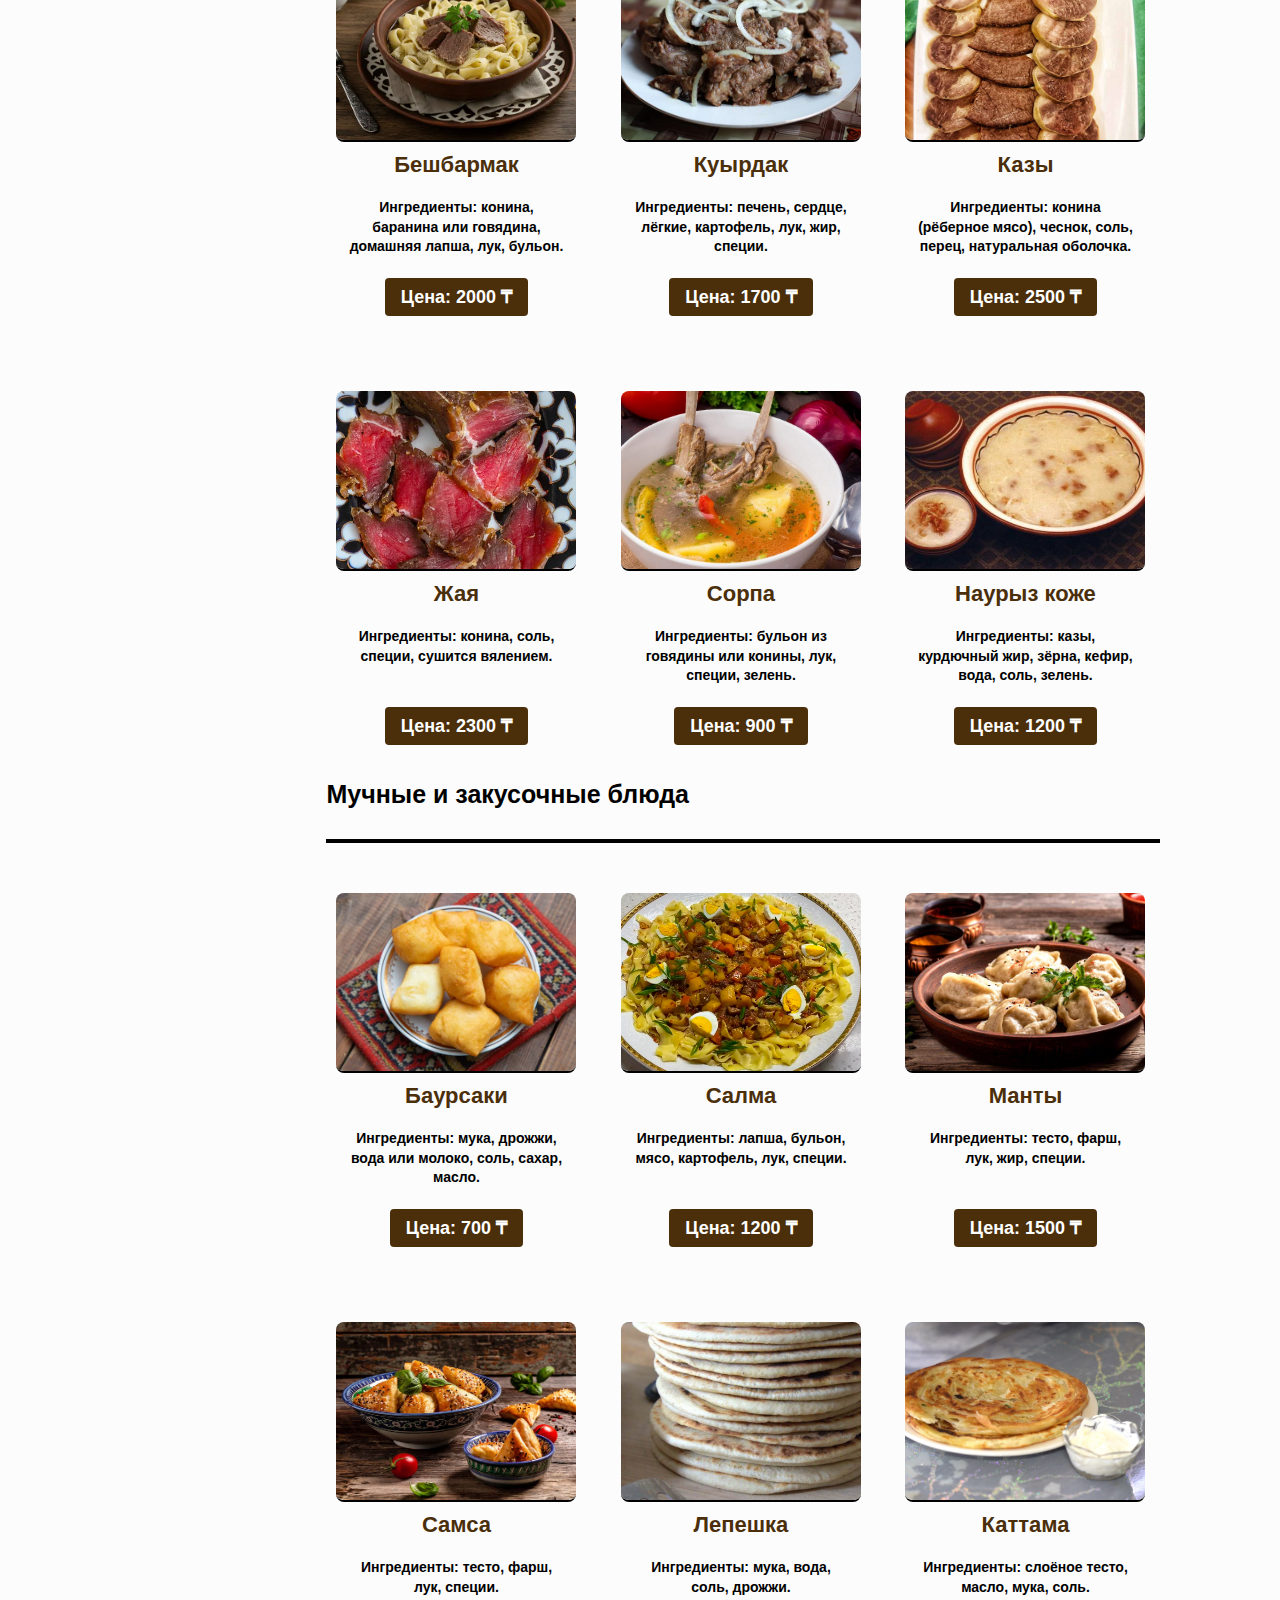
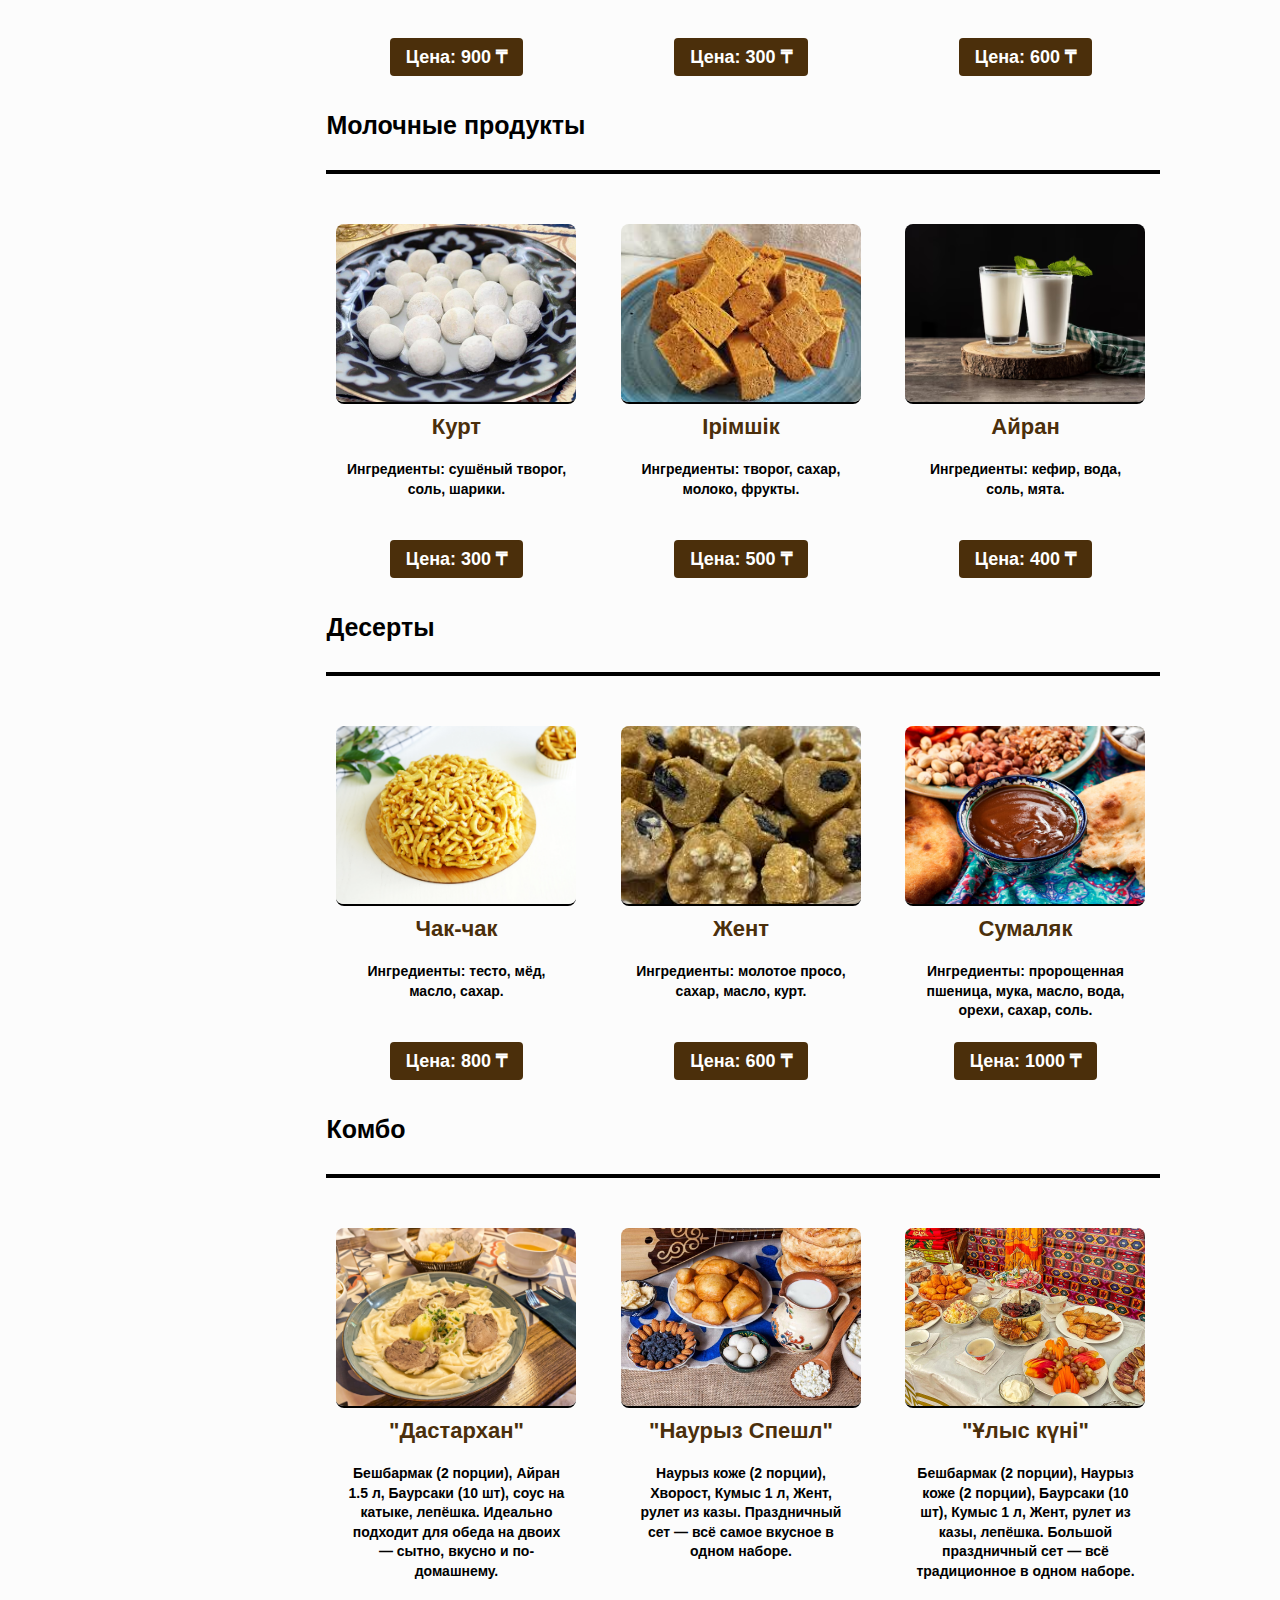
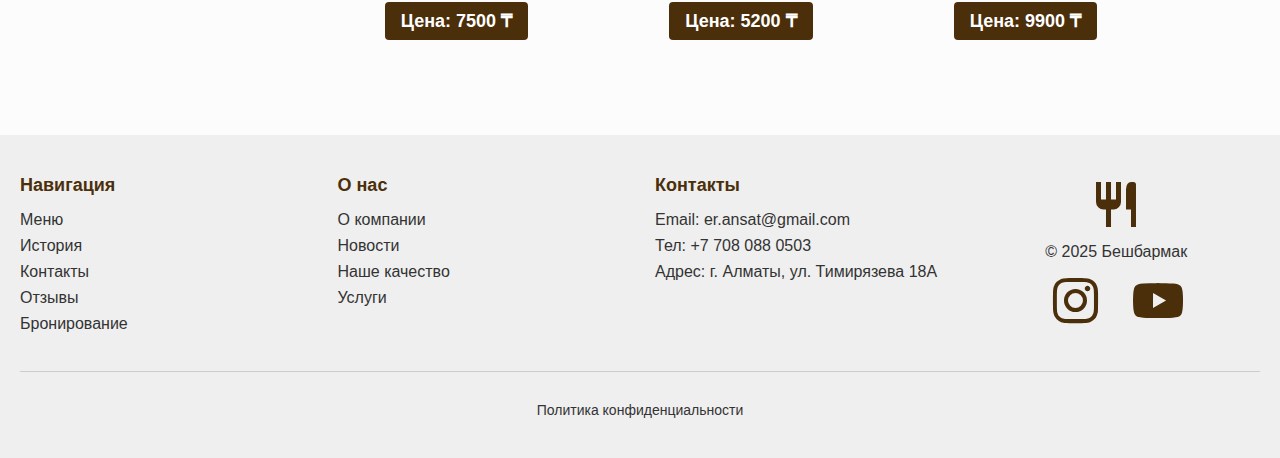
<file: index_menu.html>
<!DOCTYPE html>
<html lang="en">
<head>
    <meta charset="UTF-8">
    <meta name="viewport" content="width=device-width, initial-scale=1.0">
    <title>Ресторан</title>
    <link rel="stylesheet" href="style.css">
    <link href='https://unpkg.com/boxicons@2.1.4/css/boxicons.min.css' rel='stylesheet'>
</head>
<body style="background-color: #fcfcfc;">
    <header class="header">
    
                    
    <h1 class="logo">
       Ресторан "Бешбармак"
       <i class='bx bx-restaurant' style="padding-left: 10px;"></i>
    </h1>
    
    <nav class="nav1">
    <p><a href="index_menu.html" style="color: inherit; text-decoration: none">Меню</a></p>
    <p><a href="index_history.html" style="color: inherit; text-decoration: none">История</a></p>
    <p><a href="index_contacts.html" style="color: inherit; text-decoration: none">Контакты</a></p>
    <p><a href="index_review.html" style="color: inherit; text-decoration: none">Вопросы</a></p>
    
    
  </nav>

  <div class="top-right">
  <form class="search-form1" onsubmit="handleSearch(event)">
    <input type="text" class="search" placeholder="Поиск...">
  </form>

  <a href="log_ans.html" class="login-btn11">Войти</a>
</div>
<!-- Модальное окно -->


  </header>
  <p class="main" style="padding-top: 110px; padding-bottom: 10px; padding-left: 130px;"><a style="text-decoration: none" class="main1" href="index.html">Главная</a> > <a style="text-decoration: none" class="main2"href="index_menu.html">Меню</a></p>
    
      <h2 style="margin-top: 20px;margin-bottom: 20px;margin-left: 130px; font-size: 40px; font-weight: bold;">Меню</h2>

      <div class="main-wrapper" >
  <!-- Левое меню -->
  <aside class="side-menu" style="margin-left: 10px; margin-top: 0px; border: 2px solid #4b2f0b; padding: 10px; border-radius: 5px;">
    <ul>
      <li style="margin-top: 15px; margin-bottom: 18px;"><a href="#novinki">Рекомендуемые</a></li>
      <li style="margin-top: 18px; margin-bottom: 18px;"><a href="#combo-zavtraki">Основные мясные блюда</a></li>
      <li style="margin-top: 18px; margin-bottom: 18px;"><a href="#combo">Комбо</a></li>
      <li style="margin-top: 18px; margin-bottom: 18px;"><a href="#zavtraki">Мучные и закусочные блюда</a></li>
      <li style="margin-top: 18px; margin-bottom: 18px;"><a href="#popular">Молочные продукты</a></li>
      <li style="margin-top: 18px; margin-bottom: 18px;"><a href="#mini">Десерты</a></li>
      
    </ul>
  </aside>

  <!-- Правая часть — блюда -->
  <section class="menu-content" style="margin-bottom: 40px;">

  <!-- Рекомендуемые -->
   
  <h3 id="novinki" class="section-title">Рекомендуемые</h3>
<hr style="border: 2px solid black;">
<div class="menu-row">
  <div class="menu-card">
    <img src="images/дастархан.jpg" alt="Дастархан">
    <h3 style="margin-top: 40px;">"Дастархан"</h3>
    <h5 style="margin-top: 20px;">
      Бешбармак (2 порции), Айран 1,5 л, Баурсаки (10 шт), соус на катыке, лепёшка<br>
      Традиционный семейный набор, идеально подходит для обеда на двоих — сытно, вкусно и по-домашнему.
    </h5>
    <p class="price">Цена: 7500 ₸</p>
  </div>

  <div class="menu-card">
    <img src="images/беш.png" alt="Бешбармак">
    <h3 style="margin-top: 40px;">Бешбармак</h3>
    <h5 style="margin-top: 20px;">
      Отварная конина и говядина, лапша ручной работы, ароматный бульон, тушёный лук, зелень<br>
      Классическое казахское блюдо, которое подается на все торжества и семейные ужины.
    </h5>
    <p class="price">Цена: 6900 ₸</p>
  </div>

  <div class="menu-card">
    <img src="images/коже комбо.jpg" alt="Наурыз Спешл">
    <h3 style="margin-top: 40px;">"Наурыз Спешл"</h3>
    <h5 style="margin-top: 20px;">
      Наурыз коже (2 порции), Хворост, Кумыс 1 л, Жент, рулет из казы<br>
      Праздничный сет в духе весеннего праздника — для тех, кто хочет попробовать все самое вкусное за один раз.
    </h5>
    <p class="price">Цена: 5200 ₸</p>
  </div>

  <div class="menu-card">
    <img src="images/коже.jpg" alt="Наурыз коже">
    <h3 style="margin-top: 40px;">Наурыз коже</h3>
    <h5 style="margin-top: 20px;">
      Казы, курдючный жир, пшено, вода, кефир, соль, зелёный лук<br>
      Освежающее традиционное блюдо, которое готовится только на праздник Наурыз — сытный и полезный суп.
    </h5>
    <p class="price">Цена: 7200 ₸</p>
  </div>
</div>

  <!-- Основные мясные блюда -->
  <h3 id="combo-zavtraki" class="section-title">Основные мясные блюда</h3>
  <hr style="border: 2px solid black;">
  <div class="menu-grid">
    <div class="menu-item">
      <img src="images/serving-beshbarmak.webp" alt="Бешбармак">
      <p class="price">Бешбармак</p>
      
      <h6 class="ingredients">Ингредиенты: конина, баранина или говядина, домашняя лапша, лук, бульон.</h6>
      <button id="loginBtn" class="history-btn" onclick="openOrderModal()"style="font-size: 18px;">Цена: 2000 ₸</button>
    </div>
    <div class="menu-item">
      <img src="images/куырдак.jpg" alt="Куырдак">
      <p class="price">Куырдак</p>
      
      <h6 class="ingredients">Ингредиенты: печень, сердце, лёгкие, картофель, лук, жир, специи.</h6>
      <button id="loginBtn" class="history-btn" onclick="openOrderModal()"style="font-size: 18px;">Цена: 1700 ₸</button>
    </div>
    <div class="menu-item">
      <img src="images/казы.jpg" alt="Казы">
      <p class="price">Казы</p>
      
      <h6 class="ingredients">Ингредиенты: конина (рёберное мясо), чеснок, соль, перец, натуральная оболочка.</h6>
      <button id="loginBtn" class="history-btn" onclick="openOrderModal()"style="font-size: 18px;">Цена: 2500 ₸</button>
    </div>
    <div class="menu-item">
      <img src="images/жая.jpg" alt="Жая">
      <p class="price">Жая</p>
      
      <h6 class="ingredients">Ингредиенты: конина, соль, специи, сушится вялением.</h6>
      <button id="loginBtn" class="history-btn" onclick="openOrderModal()"style="font-size: 18px;">Цена: 2300 ₸</button>
    </div>
    <div class="menu-item">
  <img src="images/сорпа.jpg" alt="Сорпа">
  <p class="price">Сорпа</p>
  
  <h6 class="ingredients">
    Ингредиенты: бульон из говядины или конины, лук, специи, зелень.
  </h6>
  <button id="loginBtn" class="history-btn" onclick="openOrderModal()" style="font-size: 18px;">
    Цена: 900 ₸
  </button>
</div>
<div class="menu-item">
  <img src="images/коже.jpg" alt="Наурыз коже">
  <p class="price">Наурыз коже</p>
  
  <h6 class="ingredients">
    Ингредиенты: казы, курдючный жир, зёрна, кефир, вода, соль, зелень.
  </h6>
  <button id="loginBtn" class="history-btn" onclick="openOrderModal()" style="font-size: 18px;">
    Цена: 1200 ₸
  </button>
</div>
  </div>

  <!-- Мучные и закусочные блюда -->
  <h3 id="zavtraki" class="section-title">Мучные и закусочные блюда</h3>
  <hr style="border: 2px solid black;">
  <div class="menu-grid">
    <div class="menu-item">
      <img src="images/баурсак.jpg" alt="Баурсаки">
      <p class="price">Баурсаки</p>
      
      <h6 class="ingredients">Ингредиенты: мука, дрожжи, вода или молоко, соль, сахар, масло.</h6>
      <button id="loginBtn" class="history-btn" onclick="openOrderModal()"style="font-size: 18px;">Цена: 700 ₸</button>
    </div>
    <div class="menu-item">
      <img src="images/салма.jpeg" alt="Салма">
      <p class="price">Салма</p>
      
      <h6 class="ingredients">Ингредиенты: лапша, бульон, мясо, картофель, лук, специи.</h6>
      <button id="loginBtn" class="history-btn" onclick="openOrderModal()"style="font-size: 18px;">Цена: 1200 ₸</button>
    </div>
    <div class="menu-item">
      <img src="images/манты.avif" alt="Манты">
      <p class="price">Манты</p>
      
      <h6 class="ingredients">Ингредиенты: тесто, фарш, лук, жир, специи.</h6>
      <button id="loginBtn" class="history-btn" onclick="openOrderModal()"style="font-size: 18px;">Цена: 1500 ₸</button>
    </div>
    <div class="menu-item">
      <img src="images/самса.avif" alt="Самса">
      <p class="price">Самса</p>
      
      <h6 class="ingredients">Ингредиенты: тесто, фарш, лук, специи.</h6>
      <button id="loginBtn" class="history-btn" onclick="openOrderModal()"style="font-size: 18px;">Цена: 900 ₸</button>
    </div>
    <div class="menu-item">
      <img src="images/лепешка.jpg" alt="Лепешка">
      <p class="price">Лепешка</p>
      
      <h6 class="ingredients">Ингредиенты: мука, вода, соль, дрожжи.</h6>
      <button id="loginBtn" class="history-btn" onclick="openOrderModal()"style="font-size: 18px;">Цена: 300 ₸</button>
    </div>
    <div class="menu-item">
  <img src="images/каттама.jpg" alt="Каттама">
  <p class="price">Каттама</p>
  
  <h6 class="ingredients">
    Ингредиенты: слоёное тесто, масло, мука, соль.
  </h6>
  <button id="loginBtn" class="history-btn" onclick="openOrderModal()" style="font-size: 18px;">
    Цена: 600 ₸
  </button>
</div>
  </div>

  <!-- Молочные продукты -->
  <h3 id="popular" class="section-title">Молочные продукты</h3>
  <hr style="border: 2px solid black;">
  <div class="menu-grid">
    <div class="menu-item">
      <img src="images/курт.jpg" alt="Курт">
      <p class="price">Курт</p>
      
      <h6 class="ingredients">Ингредиенты: сушёный творог, соль, шарики.</h6>
      <button id="loginBtn" class="history-btn" onclick="openOrderModal()"style="font-size: 18px;">Цена: 300 ₸</button>
    </div>
    <div class="menu-item">
      <img src="images/иримшик.jpg" alt="Ірімшік">
      <p class="price">Ірімшік</p>
      
      <h6 class="ingredients">Ингредиенты: творог, сахар, молоко, фрукты.</h6>
      <button id="loginBtn" class="history-btn" onclick="openOrderModal()"style="font-size: 18px;">Цена: 500 ₸</button>
    </div>
    <div class="menu-item">
      <img src="images/айран.avif" alt="Айран">
      <p class="price">Айран</p>
      
      <h6 class="ingredients">Ингредиенты: кефир, вода, соль, мята.</h6>
      <button id="loginBtn" class="history-btn" onclick="openOrderModal()"style="font-size: 18px;">Цена: 400 ₸</button>
    </div>
  </div>

  <!-- Десерты -->
  <h3 id="mini" class="section-title">Десерты</h3>
  <hr style="border: 2px solid black;">
  <div class="menu-grid">
    <div class="menu-item">
      <img src="images/чак-чак.jpg" alt="Чак-чак">
      <p class="price">Чак-чак</p>
      
      <h6 class="ingredients">Ингредиенты: тесто, мёд, масло, сахар.</h6>
      <button id="loginBtn" class="history-btn" onclick="openOrderModal()"style="font-size: 18px;">Цена: 800 ₸</button>
    </div>
    <div class="menu-item">
      <img src="images/жент.jpg" alt="Жент">
      <p class="price">Жент</p>
      
      <h6 class="ingredients">Ингредиенты: молотое просо, сахар, масло, курт.</h6>
      <button id="loginBtn" class="history-btn" onclick="openOrderModal()"style="font-size: 18px;">Цена: 600 ₸</button>
    </div>
    <div class="menu-item">
  <img src="images/сумаляк.jpg" alt="Сумаляк">
  <p class="price">Сумаляк</p>
  
  <h6 class="ingredients">
    Ингредиенты: пророщенная пшеница, мука, масло, вода, орехи, сахар, соль.
  </h6>
  <button id="loginBtn" class="history-btn" onclick="openOrderModal()" style="font-size: 18px;">
    Цена: 1000 ₸
  </button>
</div>
  </div>

  <!-- Комбо -->
  <h3 id="combo" class="section-title">Комбо</h3>
<hr style="border: 2px solid black;">
<div class="menu-grid">
  <div class="menu-item">
    <img src="images/дастархан.jpg" alt="Дастархан">
    <p class="price">"Дастархан"</p>
    
    <h6 class="ingredients">Бешбармак (2 порции), Айран 1.5 л, Баурсаки (10 шт), соус на катыке, лепёшка. Идеально подходит для обеда на двоих — сытно, вкусно и по-домашнему.</h6>
    <button id="loginBtn" class="history-btn" onclick="openOrderModal()"style="font-size: 18px;">Цена: 7500 ₸</button>
  </div>
  <div class="menu-item">
    <img src="images/коже комбо.jpg" alt="Наурыз Спешл">
    <p class="price">"Наурыз Спешл"</p>
    
    <h6 class="ingredients">Наурыз коже (2 порции), Хворост, Кумыс 1 л, Жент, рулет из казы. Праздничный сет — всё самое вкусное в одном наборе.</h6>
    <button id="loginBtn" class="history-btn" style="margin-top: 30px;" onclick="openOrderModal()" style="font-size: 18px;">Цена: 5200 ₸</button>
  </div>
  <div class="menu-item">
    <img src="images/той.jpg" alt="Наурыз Спешл">
    <p class="price">"Ұлыс күні"</p>
    
    <h6 class="ingredients">Бешбармак (2 порции), Наурыз коже (2 порции), Баурсаки (10 шт), Кумыс 1 л, Жент, рулет из казы, лепёшка. Большой праздничный сет — всё традиционное в одном наборе.</h6>
    <button id="loginBtn" class="history-btn" onclick="openOrderModal()"style="font-size: 18px;">Цена: 9900 ₸</button>
  </div>
</div>

</section>

</div>

<footer class="footer">
  <div class="footer-container">
    <div class="footer-column">
      <h4>Навигация</h4>
      <p><a href="index_menu.html">Меню</a></p>
      <p><a href="index_history.html">История</a></p>
      <p><a href="index_contacts.html">Контакты</a></p>
      <p><a href="index_review.html">Отзывы</a></p>
      <p><a href="#" onclick="requireLogin(); showScreen('booking')">Бронирование</a></p>
    </div>

    <div class="footer-column">
      <h4>О нас</h4>
      <p><a href="#">О компании</a></p>
      <p><a href="#">Новости</a></p>
      <p><a href="#">Наше качество</a></p>
      <p><a href="#">Услуги</a></p>
    </div>

    <div class="footer-column">
      <h4>Контакты</h4>
      <p>Email: <a href="mailto:er.ansat@gmail.com">er.ansat@gmail.com</a></p>
      <p>Тел: <a href="tel:+77080880503">+7 708 088 0503</a></p>
      <p>Адрес: г. Алматы, ул. Тимирязева 18А</p>
    </div>

    <div class="footer-column logo-social">
      <i class='bx bx-restaurant'></i>
      <p>© 2025 Бешбармак</p>
      <div class="social-icons">
        <a href="#"><i class='bx bxl-instagram'></i></a>
        <a href="#"><i class='bx bxl-youtube'></i></a>
      </div>
    </div>
  </div>

  <hr>
  <div class="footer-bottom">
    <p><a href="#">Политика конфиденциальности</a></p>
  </div>
</footer>


</body>
</html>
</file>
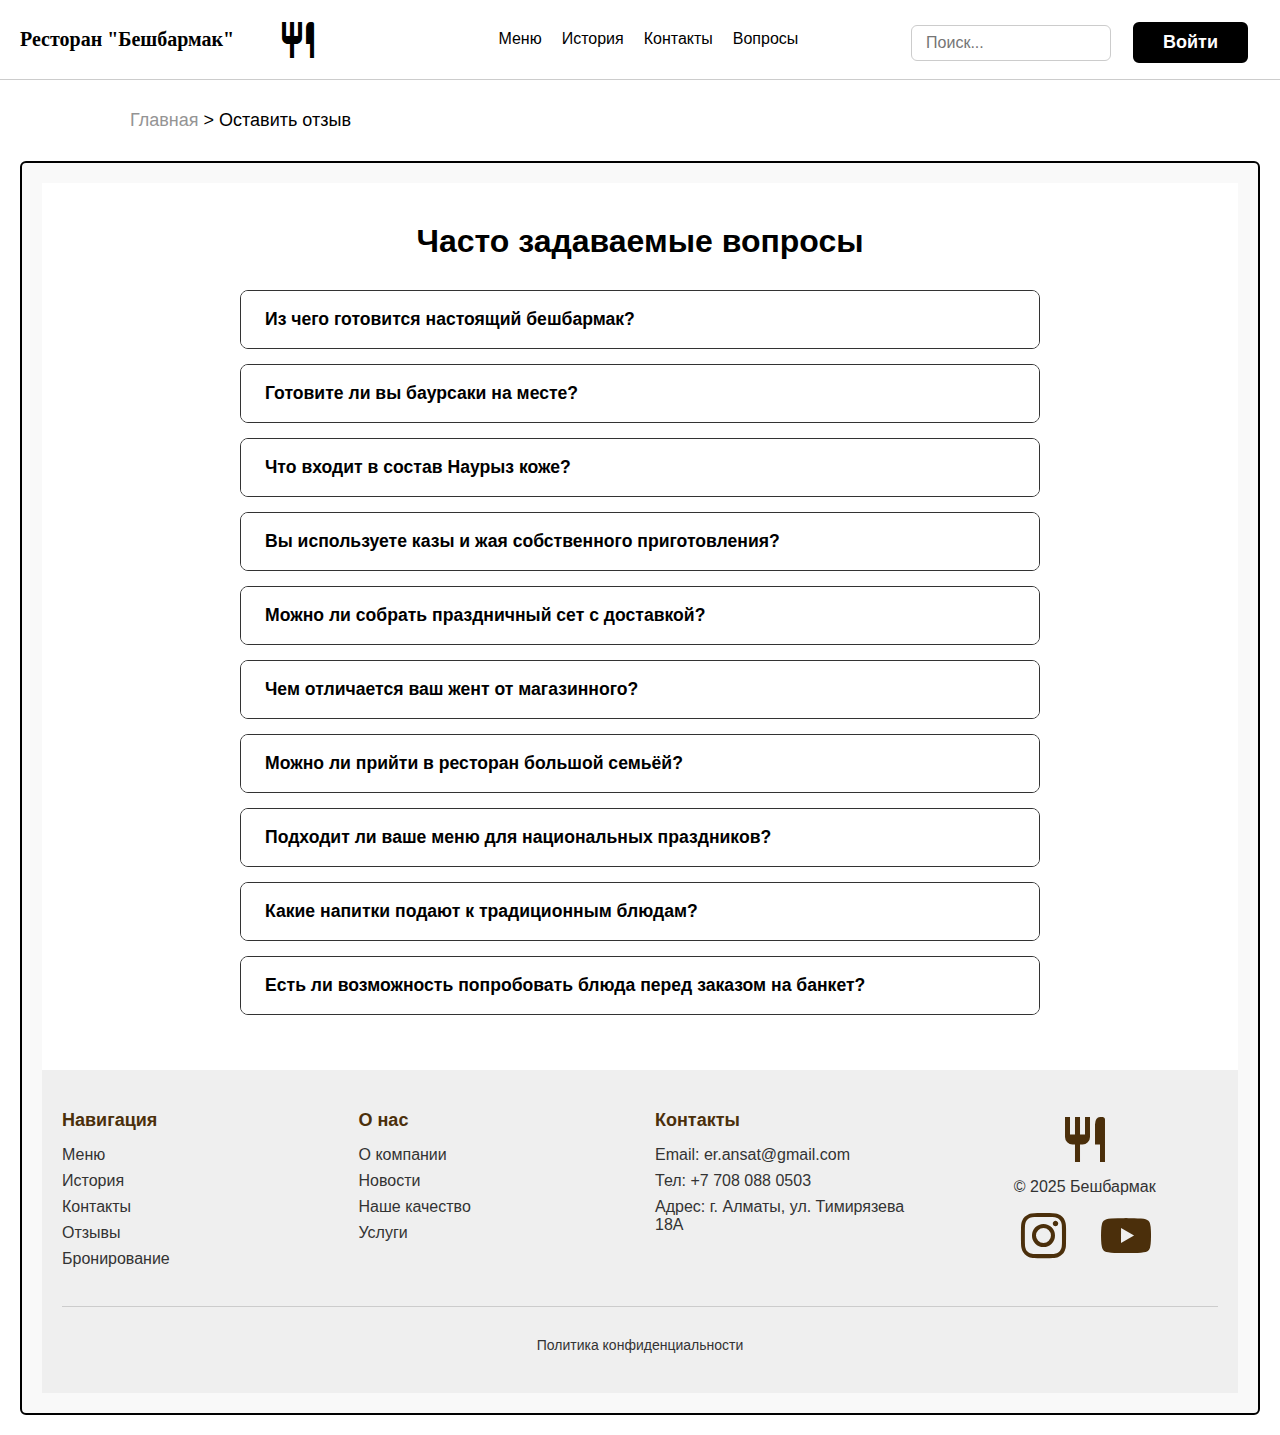
<file: index_review.html>
<!DOCTYPE html>
<html lang="en">
<head>
    <meta charset="UTF-8">
    <meta name="viewport" content="width=device-width, initial-scale=1.0">
    <title>Ресторан</title>
    <link rel="stylesheet" href="style.css">
    <link href='https://unpkg.com/boxicons@2.1.4/css/boxicons.min.css' rel='stylesheet'>
</head>
<body>
    <header class="header">
    
                    
    <h1 class="logo">
       Ресторан "Бешбармак"
       <i class='bx bx-restaurant' style="padding-left: 10px;"></i>
    </h1>
    
    <nav class="nav1">
    <p><a href="index_menu.html" style="color: inherit; text-decoration: none">Меню</a></p>
    <p><a href="index_history.html" style="color: inherit; text-decoration: none">История</a></p>
    <p><a href="index_contacts.html" style="color: inherit; text-decoration: none">Контакты</a></p>
    <p><a href="index_review.html" style="color: inherit; text-decoration: none">Вопросы</a></p>
    
    
  </nav>

  <div class="top-right">
  <form class="search-form1" onsubmit="handleSearch(event)">
    <input type="text" class="search" placeholder="Поиск...">
  </form>

  <a href="#" class="login-btn11">Войти</a>
</div>


  </header>
  <p class="main"class="main"style="padding-top: 110px; padding-bottom: 10px; padding-left: 130px;"><a style="text-decoration: none"class="main1"href="index.html">Главная</a> > <a style="text-decoration: none"class="main2"href="index_menu.html">Оставить отзыв</a></p>
  <div class="screen" id="reviews">
      <section class="faq-section">
  <h2>Часто задаваемые вопросы</h2>
  <div class="faq-container">

    <div class="faq-item">
      <button class="faq-question">Из чего готовится настоящий бешбармак?</button>
      <div class="faq-answer">
        Наш бешбармак готовится по традиционному рецепту: используется конина (казы), говядина, домашняя лапша и наваристый сорпа. Подаётся с луком и бульоном.
      </div>
    </div>

    <div class="faq-item">
      <button class="faq-question">Готовите ли вы баурсаки на месте?</button>
      <div class="faq-answer">
        Да, баурсаки мы жарим непосредственно перед подачей. Это позволяет сохранить их мягкость и аромат. Используем только натуральные ингредиенты: муку высшего сорта, дрожжи, молоко и масло.
      </div>
    </div>

    <div class="faq-item">
      <button class="faq-question">Что входит в состав Наурыз коже?</button>
      <div class="faq-answer">
        Наурыз коже содержит 7 компонентов: мясо, воду, соль, крупу, кефир, жир и лук. Мы придерживаемся классического рецепта, символизирующего изобилие и благополучие.
      </div>
    </div>

    <div class="faq-item">
      <button class="faq-question">Вы используете казы и жая собственного приготовления?</button>
      <div class="faq-answer">
        Да, казы и жая мы готовим самостоятельно из фермерской конины, выдерживаем в правильных условиях и по традиционной технологии. Это гарантирует аутентичный вкус.
      </div>
    </div>

    <div class="faq-item">
      <button class="faq-question">Можно ли собрать праздничный сет с доставкой?</button>
      <div class="faq-answer">
        Конечно. У нас есть готовые праздничные сеты, включающие бешбармак, баурсаки, жент, рулет из казы, наурыз коже, кумыс и многое другое. Доставка осуществляется по предварительному заказу.
      </div>
    </div>

    <div class="faq-item">
      <button class="faq-question">Чем отличается ваш жент от магазинного?</button>
      <div class="faq-answer">
        Наш жент готовится вручную из свежей пшеничной крупы, сливочного масла и натурального сахара. Мы не используем консервантов и ароматизаторов, только традиционный домашний рецепт.
      </div>
    </div>

    <div class="faq-item">
      <button class="faq-question">Можно ли прийти в ресторан большой семьёй?</button>
      <div class="faq-answer">
        Да, у нас есть просторные столы для больших компаний и семей. Также мы предлагаем бронирование заранее и индивидуальное оформление столов под праздник.
      </div>
    </div>

    <div class="faq-item">
      <button class="faq-question">Подходит ли ваше меню для национальных праздников?</button>
      <div class="faq-answer">
        Наше меню специально разработано для праздников: наурыз, тусау кесу, асы, сундeт той и др. Мы готовим по всем правилам казахской традиционной кухни.
      </div>
    </div>

    <div class="faq-item">
      <button class="faq-question">Какие напитки подают к традиционным блюдам?</button>
      <div class="faq-answer">
        К блюдам подаются кумыс, шубат, айран и чай с баурсаками. Все напитки натуральные и идеально сочетаются с нашими блюдами.
      </div>
    </div>

    <div class="faq-item">
      <button class="faq-question">Есть ли возможность попробовать блюда перед заказом на банкет?</button>
      <div class="faq-answer">
        Да, вы можете прийти на дегустацию по предварительной записи. Мы подготовим мини-наборы из ключевых блюд, чтобы вы могли выбрать оптимальное меню.
      </div>
    </div>

  </div>
</section>
  <footer class="footer">
  <div class="footer-container">
    <div class="footer-column">
      <h4>Навигация</h4>
      <p><a href="index_menu.html">Меню</a></p>
      <p><a href="index_history.html">История</a></p>
      <p><a href="index_contacts.html">Контакты</a></p>
      <p><a href="index_review.html">Отзывы</a></p>
      <p><a href="#" onclick="requireLogin(); showScreen('booking')">Бронирование</a></p>
    </div>

    <div class="footer-column">
      <h4>О нас</h4>
      <p><a href="#">О компании</a></p>
      <p><a href="#">Новости</a></p>
      <p><a href="#">Наше качество</a></p>
      <p><a href="#">Услуги</a></p>
    </div>

    <div class="footer-column">
      <h4>Контакты</h4>
      <p>Email: <a href="mailto:er.ansat@gmail.com">er.ansat@gmail.com</a></p>
      <p>Тел: <a href="tel:+77080880503">+7 708 088 0503</a></p>
      <p>Адрес: г. Алматы, ул. Тимирязева 18А</p>
    </div>

    <div class="footer-column logo-social">
      <i class='bx bx-restaurant'></i>
      <p>© 2025 Бешбармак</p>
      <div class="social-icons">
        <a href="#"><i class='bx bxl-instagram'></i></a>
        <a href="#"><i class='bx bxl-youtube'></i></a>
      </div>
    </div>
  </div>

  <hr>
  <div class="footer-bottom">
    <p><a href="#">Политика конфиденциальности</a></p>
  </div>
</footer>


    
</body>
</html>
</file>
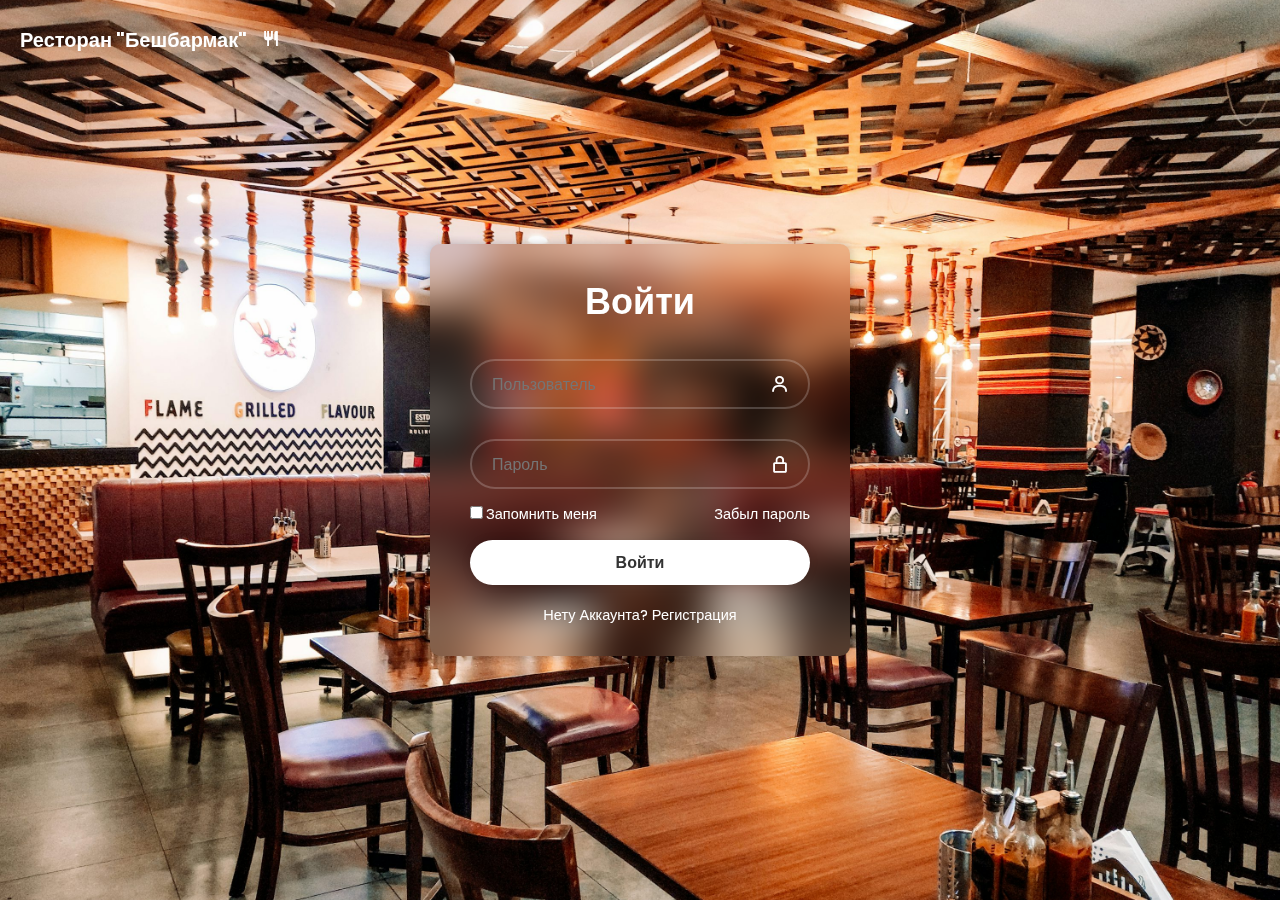
<file: log_ans.html>
<!DOCTYPE html>
<html lang="en">
<head>
    <meta charset="UTF-8">
    <meta name="viewport" content="width=device-width, initial-scale=1.0">
    <title>Form Login</title>
    <link rel="stylesheet" href="style_log.css">
    <link href='https://unpkg.com/boxicons@2.1.4/css/boxicons.min.css' rel='stylesheet'>
</head>
<body>
    <header class="header">
    
                    
    <h1 class="logo">
       Ресторан "Бешбармак"
       <i class='bx bx-restaurant' style="padding-left: 10px;"></i>
    </h1>
    
    

  


  </header>

    <div class="wrapper">
        <form action="">
            <h1>Войти</h1>
            <div class="input-box"><input type="text" placeholder="Пользователь" required>
            <i class='bx bx-user'></i>
        </div>
            <div class="input-box"><input type="password" placeholder="Пароль" required>
            <i class='bx bx-lock-alt' ></i></div>
            <div class="remember">
                <label for=""><input type="checkbox">Запомнить меня</label>
                <a href="">Забыл пароль</a>
            </div>

            <button type="submit" class="btn"><a href="index.html" style="text-decoration: none; color: inherit;">Войти</a></button>

            <div class="reg-link">
                <p>Нету Аккаунта? <a href="reg_ans.html">Регистрация</a></p>
            </div>




        </form>
    </div>
</body>
</html>
</file>
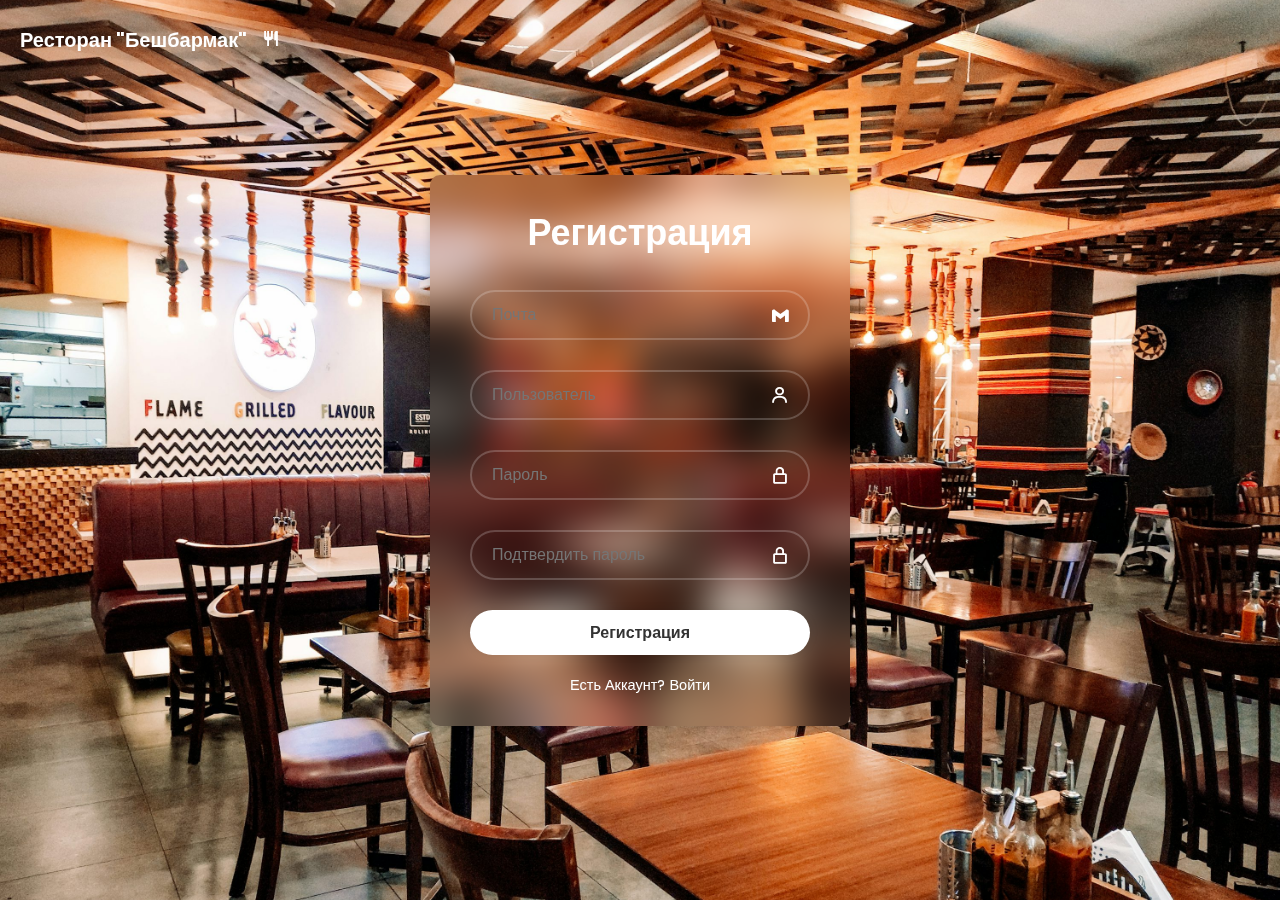
<file: reg_ans.html>
<!DOCTYPE html>
<html lang="en">
<head>
    <meta charset="UTF-8">
    <meta name="viewport" content="width=device-width, initial-scale=1.0">
    <title>Form Register</title>
    <link rel="stylesheet" href="style_reg.css">
    <link href='https://unpkg.com/boxicons@2.1.4/css/boxicons.min.css' rel='stylesheet'>
</head>
<body>
    <header class="header">
    
                    
    <h1 class="logo">
       Ресторан "Бешбармак"
       <i class='bx bx-restaurant' style="padding-left: 10px;"></i>
    </h1>
    
    

  


  </header>

    <div class="wrapper">
        <form action="">
            <h1>Регистрация</h1>
            <div class="input-box"><input type="text" placeholder="Почта" required>
            <i class='bx bxl-gmail' ></i>
        </div>
            <div class="input-box"><input type="text" placeholder="Пользователь" required>
            <i class='bx bx-user'></i>
        </div>
            <div class="input-box"><input type="password" placeholder="Пароль" required>
            <i class='bx bx-lock-alt' ></i></div>
            <div class="input-box"><input type="password" placeholder="Подтвердить пароль" required>
            <i class='bx bx-lock-alt' ></i></div>

            <button type="submit" class="btn"><a href="index.html"style="color: inherit; text-decoration: none">Регистрация</a></button>

            <div class="reg-link">
                <p>Есть Аккаунт? <a href="log_ans.html">Войти</a></p>
            </div>




        </form>
    </div>
</body>
</html>
</file>
<file: style.css>
body {
  font-family: sans-serif;
  background: #ffffff;
  margin: 0;
  padding: 0;
  
}
.head{
  position: relative;
  width: 100%;
  height: 100vh; /* Высота блока во весь экран */
  background-image: url('images/photo-1682778418768-16081e4470a1.jpeg'); /* Подставь своё фото */
  background-size: cover;
  background-position: center;
  display: flex;
  
  color: white;
  text-align: center;
  top: 0%;
}

.head::before {
  content: "";
  position: absolute;
  top: 0px;
  left: 0px;
  width: 100%;
  height: 100%;
  background: rgba(0,0,0,0.5); /* Тёмный слой */
  z-index: 1;
  display: flex;
  flex-direction: column;
  
}

.head > * {
  position: relative;
  z-index: 2;
}

/* Убираем отступ у body */
body {
  margin: 0;
  padding: 0;
}


.logo {
  display: flex;
  align-items: center;
  font-size: 36px; /* увеличено */
  gap: 30px;
  font-family: 'Pacifico', cursive;
  font-weight: bold; /* жирный */
  bottom: 42%;
  left: 5%;
  
}
.logo i {
  font-size: 48px; /* в 2 раза больше, чем 24px */
  color: inherit; /* можно указать конкретный цвет, например: color: #ff0000; */
}
.lang-select{
  padding: 6px;
  font-size: 16px;
  border-radius: 5px;
  border: 1px solid #ccc;
}
.modal {
  display: none; 
  position: fixed; 
  z-index: 999; 
  left: 0;
  top: 0;
  width: 100%; 
  height: 100%; 
  background-color: rgba(0,0,0,0.5); 
}


.modal-content {
  background-color: rgb(0, 0, 0);
  margin: 10% auto;
  padding: 20px;
  border-radius: 10px;
  width: 480px; /* Увеличено с 300px */
  position: relative;
}

.close {
  float: right;
  font-size: 24px;
  cursor: pointer;
}



.nav p, .nav button {
  margin: 0;
  font-size: 16px;
}

.bonus {
  font-weight: bold;
}
.logo {
  margin: 0;
  font-size: 20px;
}
.login-btn1{
  background-color: transparent;
  border: 2px solid white;
  color: #ffffff;
  padding: 10px 30px;
  border-radius: 8px;
  font-weight: bold;
  cursor: pointer;
  transition: 0.3s;
  font-size: 18px;
  margin-top: 10px;
  display: flex;
  flex-wrap: wrap;
  position: absolute;
  bottom: 187%;
  left: 150%;
}
.login-btn1:hover {
  background-color: white;
  color: #000000;
}

.login-btn {
  background-color: transparent;
  border: 2px solid white;
  color: #ffffff;
  padding: 10px 30px;
  border-radius: 8px;
  font-weight: bold;
  cursor: pointer;
  transition: 0.3s;
  font-size: 18px;
  display: flex;
  flex-wrap: wrap;
  margin-top: 10px;
}
.language{
  position: absolute;
  top: 39px;
  right: 35px;
  color: #000000;
}
.language .lang-select{
  background-color: transparent;
  color: rgb(98, 80, 80);
}
.login-btn:hover {
  background-color: white;
  color: #000000;
}

.welcome {
  display: flex;
  flex-direction: column; /* вертикальное расположение */
  align-items: center;     /* по центру по горизонтали */
  justify-content: center; /* по центру по вертикали */
  position: absolute;
  top: 50%;
  left: 50%;
  transform: translate(-50%, -50%);
  text-align: center;
  color: white; /* если на фоне фото */
  gap: 20px;
}

.welcome h1 {
  font-size: 60px; /* увеличенный заголовок */
  margin: 0;
}

.welcome .wenig {
  font-size: 20px; /* размер меньшего текста */
  max-width: 600px;
  margin: 0;
}

.history-btn{
  
  color: #ffffff;
  
  padding: 8px 50px;
 
  font-weight: bold;
  cursor: pointer;
  transition: 0.3s;
}
.history-btn:hover {
  background: #af8b55;
  color: white;
}


.container {
  padding-top: 70px;
}

.nav {
  padding: 12px;
  z-index: 900;
  gap: 10px;
  flex-wrap: wrap;
  display: flex;
  gap: 20px;
  align-items: center;
  top: 39px;
  left: 39%;
  position: absolute;
}

.nav button {
  background: none;
  border: none;
  font-size: 16px;
  padding: 6px 12px;
  cursor: pointer;
  color: #ffffff;
  
}



.search-form {
  display: flex;
  gap: 8px;
  margin-left: auto;
  align-items: center;
  width: 200px;
  top: 35px;
  left:  75%;
  position: absolute;
  display: flex;
  flex-wrap: wrap;
  
}

.search {
  padding: 10px 15px;
  font-size: 16px;
  width: 200px;
  border: 1px solid #ccc;
  border-radius: 4px;
  display: flex;
  flex-wrap: wrap;
}

.submit {
  padding: 10px 20px;
  font-size: 16px;
  background-color: #af8b55;
  color: white;
  border: none;
  border-radius: 4px;
  cursor: pointer;
}

.submit:hover {
  color: #af8b55;
  text-decoration: underline;
}


/* Более толстые чёрные рамки вокруг блоков */
.screen {
  border: 2px solid #000;
  padding: 20px;
  margin: 20px;
  border-radius: 6px;
  background: #f9f9f9;
}

.menu-grid {
  display: grid;
  grid-template-columns: repeat(auto-fill, minmax(250px, 1fr));
  gap: 20px;
  margin-top: 20px;
}

.menu-item {
  border: 2px solid #000;
  border-radius: 8px;
  overflow: hidden;
  text-align: center;
  background: #fff;
  box-shadow: 2px 2px 8px rgba(0,0,0,0.1);
}

.menu-item img {
  width: 100%;
  height: 200px;
  object-fit: cover;
  border-bottom: 2px solid #000;
}

.menu-item .price {
  font-weight: bold;
  margin: 10px 0;
  color: #4b2f0b;
}

.menu-item .history-btn {
  margin-bottom: 15px;
  padding: 8px 16px;
  background-color: #4b2f0b;
  color: white;
  border: none;
  border-radius: 4px;
  cursor: pointer;
}
.menu-item .history-btn{
  margin-top: 10px;
}
.menu-item .history-btn:hover {
  background-color: #af8b55;
  
}
.popup-overlay {
      display: none;
      position: fixed;
      top: 0; left: 0; right: 0; bottom: 0;
      background: rgba(0, 0, 0, 0.5);
      justify-content: center;
      align-items: center;
      z-index: 2000;
    }

    .popup {
      background: white;
      padding: 20px;
      max-width: 400px;
      border-radius: 8px;
      box-shadow: 0 4px 10px rgba(0,0,0,0.3);
      text-align: center;
    }

    .popup h3 {
      margin-top: 0;
    }

    .close-btn {
      margin-top: 15px;
      padding: 6px 12px;
      background: #4b2f0b;
      color: white;
      border: none;
      border-radius: 4px;
      cursor: pointer;
    }

    .close-btn:hover {
      background: #af8b55;
    }
    #review-form-wrapper {
  margin-top: 30px;
  background: #fff;
  padding: 20px;
  border-radius: 12px;
  border: 1px solid #ddd;
}

#toggle-review-form {
  background-color: #3a86ff;
  color: white;
  padding: 10px 16px;
  border: none;
  border-radius: 6px;
  cursor: pointer;
  font-size: 15px;
}
.review-form {
  display: flex;
  flex-direction: column;
  gap: 10px;
  margin-bottom: 30px;
}

.form-row {
  display: flex;
  gap: 10px;
}

.form-row input,
.form-row select {
  padding: 10px;
  font-size: 16px;
  border: 1px solid #aaa;
  border-radius: 5px;
  flex: 1;
}

.form-row input {
  flex: 2; /* имя шире */
}

.review-form textarea {
  padding: 10px;
  font-size: 16px;
  border: 1px solid #aaa;
  border-radius: 5px;
  resize: vertical;
  min-height: 100px;
}

.review-form button {
  background-color: #222;
  color: #fff;
  border: none;
  padding: 10px;
  border-radius: 5px;
  cursor: pointer;
  font-size: 16px;
}
contacts-section {
    padding: 30px;
    background-color: #f9f9f9;
    border-radius: 12px;
    margin-top: 40px;
  }
  .contacts-section p, .contacts-section h3 {
    margin-bottom: 15px;
  }
  .contacts-section a {
    color: #0077cc;
    text-decoration: none;
  }
  .contact-form {
    display: flex;
    flex-direction: column;
    gap: 12px;
    max-width: 500px;
  }
  .contact-form input, .contact-form textarea {
    padding: 10px;
    border: 1px solid #ccc;
    border-radius: 8px;
  }
  .contact-form button {
    padding: 10px;
    background-color: #333;
    color: #fff;
    border: none;
    border-radius: 8px;
    cursor: pointer;
  }
  .contact-form button:hover {
    background-color: #555;
  }
.mb-3{
    padding: 10px;
    border: 1px solid #ccc;
    border-radius: 8px;

}
.review-content{
  border: 2px solid #000000;
  padding: 10px;
  margin-top: 10px;
  border-radius: 8px;
}
.review-text{
  border: 2px solid #000000;
  padding: 20px;
  
  border-radius: 8px;
}
.user-box {
  border: 2px solid white;
  border-radius: 10px;
  padding: 15px 20px;
  margin-top: 20px;
  color: white;
  font-size: 18px;
  background-color: rgba(255, 255, 255, 0.1);
  backdrop-filter: blur(10px);
  width: fit-content;
}
@import url('https://fonts.googleapis.com/css2?family=Poppins:ital,wght@0,100;0,200;0,300;0,400;0,500;0,600;0,700;0,800;0,900;1,100;1,200;1,300;1,400;1,500;1,600;1,700;1,800;1,900&display=swap');

*{
    margin: 0;
    padding: 0;
    box-sizing: border-box;
    font-family:" Poppins", sans-serif;
}



.wrapper{
    width: 420px;
    background-color: transparent;
    color: white;
    border-radius: 30px;
    padding: 30px 40px;
    backdrop-filter: blur(20px);
    box-shadow: 0 0 10px rgba(0,0,0, .2);

}
.wrapper h1{
    font-size: 36px;
    text-align: center;
}

.wrapper input-box{
    width: 100%;
    height: 50px;
    
    margin: 30px;
    position: relative;

}
.input-box input{
    width: 100%;
    height: 100%;
    background: transparent;
    border: none;
    outline: none;
    border: 2px solid rgb(255,255,255,.2);
    border-radius: 40px;
    font-size: 16px;
    color: white;
    padding: 20px 45px 20px 20px ;
    margin: 12px;

}
.input-box input::placeholder{
    color: white;
}
.input-box i1{
    position: absolute;
    left: 20px;
    bottom: 67%;
    transform: translateY(-30%);
    font-size: 20px;
}
.input-box i2{
    position: absolute;
    left: 20px;
    top: 50%;
    transform: translateY(-30%);
    font-size: 20px;
}
.wrapper .remember{
    display: flex;
    justify-content: space-between;
    font-size: 14.5px;
    margin: -15px 0 15px;
}

.remember label input{
    accent-color: white;
    margin-right: 3px;
    margin-top: 20px;
}
.remember a{
    color: white;
    text-decoration: none;
    margin-top: 20px;
}
.remember a:hover{
    text-decoration: underline;

}
.wrapper .btn{
    width: 100%;
    height: 45px;
    border: none;
    outline: none;
    border-radius: 45px;
    box-shadow: 0 0 10px rgb(0,0,.1);
    cursor: pointer;
    font-size: 16px;
    color: #333;
    font-weight: 600

}
.wrapper .register-link{
    font-size: 14.5px;
    text-align: center;
    margin-top: 20px;
}
.register-link p a{
    color: white;
    text-decoration: none;
    font-weight: 600;

}
.register-link p a:hover{
    text-decoration: none;
    color: blue;
}
.header {
  display: flex;
  justify-content: space-between;
  align-items: center;
  background: #ffffff;
  color: rgb(0, 0, 0);
  padding: 10px 20px;
  position: fixed;
  width: 100%;
  top: 0;
  height: 80px;
  z-index: 1000;
  border-bottom: 1px solid #ccc;
}

.logo {
  margin: 0;
  font-size: 20px;
}
#booking-map {
  display: grid;
  grid-template-columns: repeat(12, 1fr);    /* 12 колонок */
  grid-template-rows: repeat(8, 60px);       /* 8 рядов, стало выше */
  gap: 10px;
  padding-left: 150px;
  justify-content: center;
  margin-top: 30px;
  max-width: 90vw; /* адаптивная ширина */
}

.seat {
  width: 50px;              /* шире */
  height: 50px;             /* выше */
  background-color: #d8a76f;
  border-radius: 8px;
  display: flex;
  align-items: center;
  justify-content: center;
  font-size: 14px;
  color: white;
  cursor: pointer;
  transition: 0.3s;
}

.seat:hover {
  background-color: #c8915b;
}

.exit {
  width: 80px;
  height: 50px;
  background-color: #e57373;
  border-radius: 8px;
  color: white;
  text-align: center;
  line-height: 50px;
  font-size: 14px;
  grid-column: span 1;
}
.chair{
  width: 50px;              /* шире */
  height: 50px;             /* выше */
  background-color: #ffffff;
  border-radius: 8px;
  display: flex;
  align-items: center;
  justify-content: center;
  font-size: 14px;
  color: white;
  cursor: pointer;
  transition: 0.3s;
}
.modal-ord {
  display: none;
  position: fixed;
  z-index: 999;
  padding-top: 100px;
  left: 0;
  top: 0;
  width: 100%;
  height: 100%;
  overflow: auto;
  background-color: rgba(0,0,0,0.4);
}

.modal-ord-content.order-content {
  background-color: #fff;
  margin: auto;
  padding: 20px;
  border-radius: 10px;
  width: 300px;
  box-shadow: 0 4px 12px rgba(0,0,0,0.3);
  display: flex;
  flex-direction: column;
  gap: 10px;
}

.modal-ord-content input,
.modal-ord-content select {
  padding: 6px;
  font-size: 16px;
  border-radius: 5px;
  border: 1px solid #ccc;
}

.modal-ord-actions {
  display: flex;
  justify-content: space-between;
  margin-top: 10px;
}
.modal-ord-actions .sbm-btn {
  background: white;
  color: #4b2f0b;
  border: 1px solid #4b2f0b;
  padding: 8px 50px;
  border-radius: 8px;
  font-weight: bold;
  cursor: pointer;
  transition: 0.3s;
  width: 100px;
  text-align: center;
  padding: 8px 16px;     
  display: inline-block;
}
.modal-ord-actions .cancel-btn {
  background: white;
  color: #4b2f0b;
  border: 1px solid #4b2f0b;
  padding: 8px 50px;
  border-radius: 8px;
  font-weight: bold;
  cursor: pointer;
  transition: 0.3s;
  width: 100px;
  text-align: center;
  padding: 8px 16px;     
  display: inline-block;
}
.bonus{
  
  color: #4b2f0b;
  
  margin-left: 15px;
}
.button-review {
  background: white;
  color: #4b2f0b;
  border: 1px solid #4b2f0b;
  padding: 8px 50px;
  border-radius: 8px;
  font-weight: bold;
  cursor: pointer;
  transition: 0.3s;
}

.button-review:hover {
  background: #af8b55;
  color: white;
}
.footer {
  background-color: #efefef;
  padding: 40px 20px;
  font-family: 'Raleway', sans-serif;
  color: #333;
}

.footer-container {
  display: flex;
  flex-wrap: wrap;
  justify-content: space-between;
  gap: 30px;
}

.footer-column {
  flex: 1 1 200px;
}

.footer-column h4 {
  font-size: 18px;
  margin-bottom: 15px;
  color: #4b2f0b;
}

.footer-column p {
  margin: 8px 0;
}

.footer-column a {
  color: #333;
  text-decoration: none;
}

.footer-column a:hover {
  color: #4b2f0b;
}

.logo-social {
  text-align: center;
}

.logo-social i {
  font-size: 60px;
  color: #4b2f0b;
}

.logo-social .social-icons {
  margin-top: 10px;
  font-size: 24px;
}

.logo-social .social-icons a {
  margin: 0 8px;
  color: #333;
}

.footer-bottom {
  text-align: center;
  margin-top: 20px;
  font-size: 14px;
}

.footer-bottom a {
  text-decoration: none;
  color: #333;
}

.footer-bottom a:hover {
  color: #4b2f0b;
}

hr {
  margin: 30px 0;
  border: none;
  height: 1px;
  background: #ccc;
}

.menu-section {
  padding: 40px;
  background-color: #fdfdfd;
  font-family: sans-serif;
}

.menu-title {
  font-family: 'Raleway', sans-serif;
  text-align: center;
  margin-top: 60px;
  font-size: 20px;
  font-weight: bold;
  color: rgb(0, 0, 0); /* или любой нужный цвет */
}
.menu-title::after {
  content: "";
  display: block;
  width: 240px; /* длина линии */
  height: 2px;
  background-color: #4b2f0b;
  margin: 10px auto 0 auto; /* отступ сверху и по центру */
}

.menu-row {
  display: flex;
  justify-content: space-around; /* или space-evenly */
  flex-wrap: wrap;
  gap: 30px;
  padding: 40px 3%;
}


.price {
  font-weight: bold;
  margin-top: 12px;
  color: #af8b55;
  font-size: 16px;
}
.menu-end {
  text-align: center;
  margin: 40px auto; /* auto по горизонтали — центрирует блок */
  font-size: 16px;
  font-weight: bold;
  color: white;
  background-color: #4b2f0b;
  width: 155px;
  height: 50px;
  border-radius: 10px;
  line-height: 50px; /* чтобы текст был по вертикали по центру */
}

.menu-card {
  background-color: white;
  padding: 20px;
  border-radius: 10px;
  box-shadow: 0 4px 10px rgba(0,0,0,0.1);
  width: 333px;
  height: 500px;
  display: flex;
  flex-direction: column;
  justify-content: space-between;
  color: black;
}

.menu-card img {
  width: 100%;
  border-radius: 8px;
  height: auto;
  object-fit: cover;
}

.menu-card h3{
  font-family: 'Raleway', sans-serif;
  color: #000;
  text-align: center;
}
.menu-card h5 {
  font-family: 'Raleway', sans-serif;
  color: #000;
  font-weight: 400; 
  text-align: center;
}

.menu-card .price {
  margin-top: auto;
  text-align: center;
  font-size: 18px;
  font-weight: bold;
  background-color: #4b2f0b; /* Тёмно-коричневый фон */
  color: white;
  padding: 10px 0;
  border-radius: 8px;
  width: 100%;
  margin-top: 20px;
}

.news-card {
  background-color: white;
  padding: 20px;
  border-radius: 10px;
  height: 500px;
  width: 450px;
  display: flex;
  flex-direction: column;
  justify-content: space-between;
  color: black;
}

.news-card img {

  width: 100%;              /* Занимает всю ширину карточки */
  height: 180px;            /* Одинаковая высота */
  object-fit: cover;        /* Центрирует и обрезает лишнее */
  border-radius: 8px;       /* Скругленные углы (по желанию) */
  display: block;

}

.news-card h3{
  font-family: 'Raleway', sans-serif;
  color: #000;
  
}
.news-card h5 {
  font-family: 'Raleway', sans-serif;
  color: #000;
  font-weight: 400; 
}

.news-card .price {
  margin-top: auto;
  text-align: center;
  font-size: 18px;
  font-weight: bold;
  background-color: #4b2f0b; /* Тёмно-коричневый фон */
  color: white;
  padding: 10px 0;
  border-radius: 8px;
  width: 100%;
  margin-top: 20px;
}

.main{
  padding-top: 130px; 
  padding-bottom: 0px; 
  padding-left: 160px;
  font-size: 18px;
}
.main .main1{
  color: #949494;
}
.main .main2{
  color: #000000;
}


#history {
  max-width: 1100px;
  margin: 0 auto;
  padding: 60px 20px;
  font-family: 'Arial', sans-serif;
  line-height: 1.6;
  color: #222;
}

.history-title {
  font-size: 36px;
  font-weight: bold;
  margin-bottom: 40px;
  text-align: center;
  margin-top: 0px;
  margin-right: 930px;
}

.history-block {
  display: flex;
  align-items: flex-start;
  gap: 30px;
  margin-bottom: 60px;
}

.history-block.reverse {
  flex-direction: row-reverse;
}

.history-text {
  flex: 1;
}

.history-img1 {
  width: 320px;
  height: auto;
  border-radius: 10px;
  box-shadow: 0 4px 12px rgba(0, 0, 0, 0.1);
  object-fit: cover;
  border: 2px solid #4b2f0b;
}
.history-text1{
  margin-left: 120px;
  width: 800px;
  font-size: 20px;
  margin-right: 30px;
}
.history-text2{
  margin-right: 150px;
  width: 800px;
  font-size: 20px;
  margin-left: 50px;
  
}
.history-block.reverse {
  flex-direction: row; /* или row-reverse для инверсии */
}
.history-img2 {
  width: 320px;
  height: auto;
  border-radius: 10px;
  box-shadow: 0 4px 12px rgba(0, 0, 0, 0.1);
  object-fit: cover;
  border: 2px solid #4b2f0b;
  margin-left: 120px;
  
}
.history-img3 {
  width: 320px;
  height: 220px;
  border-radius: 10px;
  box-shadow: 0 4px 12px rgba(0, 0, 0, 0.1);
  object-fit: cover;
  border: 2px solid #4b2f0b;
  margin-right: 120px;
  font-size: 300px; margin-top: 25px;
}
.nav1{
  padding: 12px;
  z-index: 900;
  gap: 10px;
  flex-wrap: wrap;
  display: flex;
  gap: 20px;
  align-items: center;
  top: 18px;
  left: 38%;
  position: absolute;
}
.nav1 button{
  background: none;
  border: none;
  font-size: 16px;
  padding: 6px 12px;
  cursor: pointer;
  display: flex;
  flex-wrap: wrap;
  color: #000000;
}

.top-right {
  display: flex;
  align-items: center;
  gap: 20px;
  position: absolute;
  top: 20px;
  right: 30px;
}

.search-form1 .search {
  padding: 8px 14px;
  font-size: 1.px;
  border-radius: 6px;
  border: 1px solid #ccc;
  display: flex;
  flex-wrap: wrap;
}

.login-btn11 {
  background-color: black;
  border: 2px solid white;
  color: #ffffff;
  display: flex;
  flex-wrap: wrap;
  padding: 10px 30px;
  border-radius: 8px;
  font-weight: bold;
  cursor: pointer;
  transition: 0.3s;
  font-size: 18px;
  text-decoration: none;
}
.contacts-section {
  display: flex;
  justify-content: space-between;
  gap: 40px;
  padding: 20px;
  background-color: transparent;
  flex-wrap: wrap;
}

.contacts-left {
  flex: 1 1 60%;
}

.contacts-right {
  flex: 1 1 35%;
  display: flex;
  align-items: flex-start;
}

.description {
  font-size: 18px;
  margin-bottom: 20px;
  margin-left: 97px;
}

.contact-form {
  display: flex;
  flex-direction: column;
  gap: 15px;
  margin-left: 97px;
}

.form-row {
  display: flex;
  gap: 20px;
}

.form-row input {
  flex: 1;
}

.contact-form input,
.contact-form textarea {
  padding: 12px;
  border-radius: 8px;
  border: 1px solid #ccc;
  font-size: 16px;
  width: 100%;
  box-sizing: border-box;
}

.button-review {
  padding: 12px 20px;
  background-color: #4b2f0b;
  color: transparent;
  border: none;
  border-radius: 8px;
  font-size: 16px;
  cursor: pointer;
  width: fit-content;
  margin-left: 180px;
}

.contact-box {
  border: 2px solid #4b2f0b;
  border-radius: 10px;
  padding: 25px;
  background-color: white;
  font-size: 16px;
}

.contact-box a {
  text-decoration: none;
  color: #000;
  font-weight: bold;
}

.contact-box .small-text {
  font-size: 14px;
  color: #666;
  margin-bottom: 10px;
}
.contacts-title{
  margin-left: 97px;
}
.fon-contact {
  position: relative;
  background-image: url('https://weproject.media/upload/medialibrary/7f3/7f3c3701ecfb3c33b40003d77de576ff.jpg');
  background-size: cover;
  background-position: center;
  z-index: 1;
  padding: 40px 0;
}

.fon-contact::before {
  content: "";
  position: absolute;
  top: 0;
  left: 0;
  right: 0;
  bottom: 0;
  background-color: rgba(0, 0, 0, 0.4); /* затемнение */
  z-index: 2;
}

/* Контент внутри должен быть выше затемнения */
.contacts-section {
  position: relative;
  z-index: 3;
}

.main-wrapper {
  display: flex;
  padding: 20px 120px;
  gap: 40px;
}

.side-menu {
  width: 250px;
  position: sticky;
  top: 120px;
  border: 3px;
  height: 320px;
  background-color: #ffffff;
}

.side-menu ul {
  list-style: none;
  padding: 0;
}

.side-menu li {
  margin-bottom: 10px;
}

.side-menu a {
  text-decoration: none;
  color: black;
  font-weight: bold;
  transition: color 0.3s;
}

.side-menu a:hover {
  color: #bb2828;
}

.menu-item {
  display: flex;
  flex-direction: column;
  align-items: center;
  background-color: transparent;
  padding: 20px;
  border: none;
  text-align: center;
  border-radius: 0;
  box-shadow: none;
  transition: transform 0.3s;
  max-width: 260px;
  height: auto;
}

.menu-item h6.ingredients {
  margin-top: 10px;
  font-size: 14px;
  line-height: 1.4;
  min-height: 60px; /* одинаковая высота для всех описаний */
  margin-bottom: 10px;
}

.menu-item .history-btn {
  font-size: 18px;
}

.menu-item img {
  width: 240px;     /* увеличено */
  height: 180px;    /* увеличено */
  object-fit: cover;
  border-radius: 8px;
}
.menu-item .price{
  font-size: 22px;
}
.section-title{
  font-size: 25px;
}
@keyframes fadeIn {
  from {opacity: 0;}
  to {opacity: 1;}
}
.faq-section {
  padding: 40px;
  background-color: #ffffff;
  color: #000000;
  border: none;
}

.faq-section h2 {
  text-align: center;
  font-size: 2rem;
  margin-bottom: 30px;
  color: #000000;
}

.faq-container {
  max-width: 800px;
  margin: 0 auto;
  border: none;
}

.faq-item {
  margin-bottom: 15px;
  border: 1px solid #333;
  border-radius: 8px;
  overflow: hidden;
  background-color: #111;
}

.faq-question {
  background-color: #ffffff;
  color: #000000;
  border: none;
  padding: 18px 24px;
  width: 100%;
  text-align: left;
  font-size: 1.1rem;
  font-weight: bold;
  cursor: pointer;
  transition: background-color 0.3s ease;
}


.faq-answer {
  display: none;
  animation: fadeIn 0.3s ease-in-out;
  padding: 16px 24px;
  background-color: #4b2f0b;
  color: #ffffff;
}

.faq-item.active .faq-answer {
  display: block;
}
</file>
<file: style_log.css>
@import url('https://fonts.googleapis.com/css2?family=Poppins:ital,wght@0,100;0,200;0,300;0,400;0,500;0,600;0,700;0,800;0,900;1,100;1,200;1,300;1,400;1,500;1,600;1,700;1,800;1,900&display=swap');

*{
    margin: 0;
    padding: 0;
    box-sizing: border-box;
    font-family: "Poppins", sans-serif;
}

body{
    display: flex;
    justify-content: center;
    align-items: center;
    min-height: 100vh;
    background-image: url('images/photo-1682778418768-16081e4470a1.jpeg');
    background-size: cover;
    background-position: center;
    
}

.header {
  display: flex;
  justify-content: space-between;
  align-items: center;
  background: transparent;
  color: rgb(255, 255, 255);
  padding: 10px 20px;
  position: fixed;
  font-size: 30px;
  width: 100%;
  top: 0;
  height: 80px;
  z-index: 1000;
  
}

.logo {
  margin: 0;
  font-size: 20px;
}
.wrapper{
    width: 420px;
    background-color: transparent;
    color: white;
    border-radius: 10px;
    padding: 30px 40px ;
    backdrop-filter: blur(20px);
    box-shadow: 0 0 10px rgb(0,0,0,.2);
}

.wrapper h1{
    font-size: 36px;
    text-align: center;

}
.wrapper .input-box{
    width: 100%;
    height: 50px;
    
    margin: 30px 0;
    position: relative;

}
.input-box input{
    width: 100%;
    height: 100%;
    background-color: transparent;
    border: none;
    outline: none;
    border: 2px solid rgb(255, 255, 255, .2);
    border-radius: 40px;
    font-size: 16px;
    color: white;
    padding: 20px 45px 20px 20px;
}
.input-box input ::placeholder{
    color: white;
}
.input-box i{
    position: absolute;
    right: 20px;
    top: 50%;
    transform: translateY(-50%);
    font-size: 20px;


}
.wrapper .remember{
    display: flex;
    justify-content: space-between;
    font-size: 14.5px;
    margin: -15px 0 15px;

}
.remember label input{
    accent-color: white;
    margin-right: 3px;

}
.remember a{
    color: white;
    text-decoration: none;
}
.remember a:hover{
    text-decoration: underline;
}
.wrapper .btn{
    width: 100%;
    height: 45px;
    background-color: white;
    border:  none;
    border-radius: 40px;
    box-shadow: 0 0 10px rgb(0, 0, 0, .1);
    cursor: pointer;
    font-size: 16px;
    color: #333;
    font-weight: 600;
   
    
}
.wrapper .reg-link{
    font-size: 14.5px;
    text-align: center;
    margin-top: 20px;

}
.reg-link p a{
    color: white;
    text-decoration: none;
    font-weight: 600px;

}
.reg-link p a:hover{
    text-decoration: underline;
    

}
</file>
<file: style_reg.css>
@import url('https://fonts.googleapis.com/css2?family=Poppins:ital,wght@0,100;0,200;0,300;0,400;0,500;0,600;0,700;0,800;0,900;1,100;1,200;1,300;1,400;1,500;1,600;1,700;1,800;1,900&display=swap');

*{
    margin: 0;
    padding: 0;
    box-sizing: border-box;
    font-family: "Poppins", sans-serif;
}

body{
    display: flex;
    justify-content: center;
    align-items: center;
    min-height: 100vh;
    background-image: url('images/photo-1682778418768-16081e4470a1.jpeg');
    background-size: cover;
    background-position: center;
    
}

.header {
  display: flex;
  justify-content: space-between;
  align-items: center;
  background: transparent;
  color: rgb(255, 255, 255);
  padding: 10px 20px;
  position: fixed;
  font-size: 30px;
  width: 100%;
  top: 0;
  height: 80px;
  z-index: 1000;
  
}

.logo {
  margin: 0;
  font-size: 20px;
}
.wrapper{
    width: 420px;
    background-color: transparent;
    color: white;
    border-radius: 10px;
    padding: 30px 40px ;
    backdrop-filter: blur(20px);
    box-shadow: 0 0 10px rgb(0,0,0,.2);
}

.wrapper h1{
    font-size: 36px;
    text-align: center;

}
.wrapper .input-box{
    width: 100%;
    height: 50px;
    
    margin: 30px 0;
    position: relative;

}
.input-box input{
    width: 100%;
    height: 100%;
    background-color: transparent;
    border: none;
    outline: none;
    border: 2px solid rgb(255, 255, 255, .2);
    border-radius: 40px;
    font-size: 16px;
    color: white;
    padding: 20px 45px 20px 20px;
}
.input-box input ::placeholder{
    color: white;
}
.input-box i{
    position: absolute;
    right: 20px;
    top: 50%;
    transform: translateY(-50%);
    font-size: 20px;


}
.wrapper .remember{
    display: flex;
    justify-content: space-between;
    font-size: 14.5px;
    margin: -15px 0 15px;

}
.remember label input{
    accent-color: white;
    margin-right: 3px;

}
.remember a{
    color: white;
    text-decoration: none;
}
.remember a:hover{
    text-decoration: underline;
}
.wrapper .btn{
    width: 100%;
    height: 45px;
    background-color: white;
    border:  none;
    border-radius: 40px;
    box-shadow: 0 0 10px rgb(0, 0, 0, .1);
    cursor: pointer;
    font-size: 16px;
    color: #333;
    font-weight: 600;
   
    
}
.wrapper .reg-link{
    font-size: 14.5px;
    text-align: center;
    margin-top: 20px;

}
.reg-link p a{
    color: white;
    text-decoration: none;
    font-weight: 600px;

}
.reg-link p a:hover{
    text-decoration: underline;
    

}
</file>
